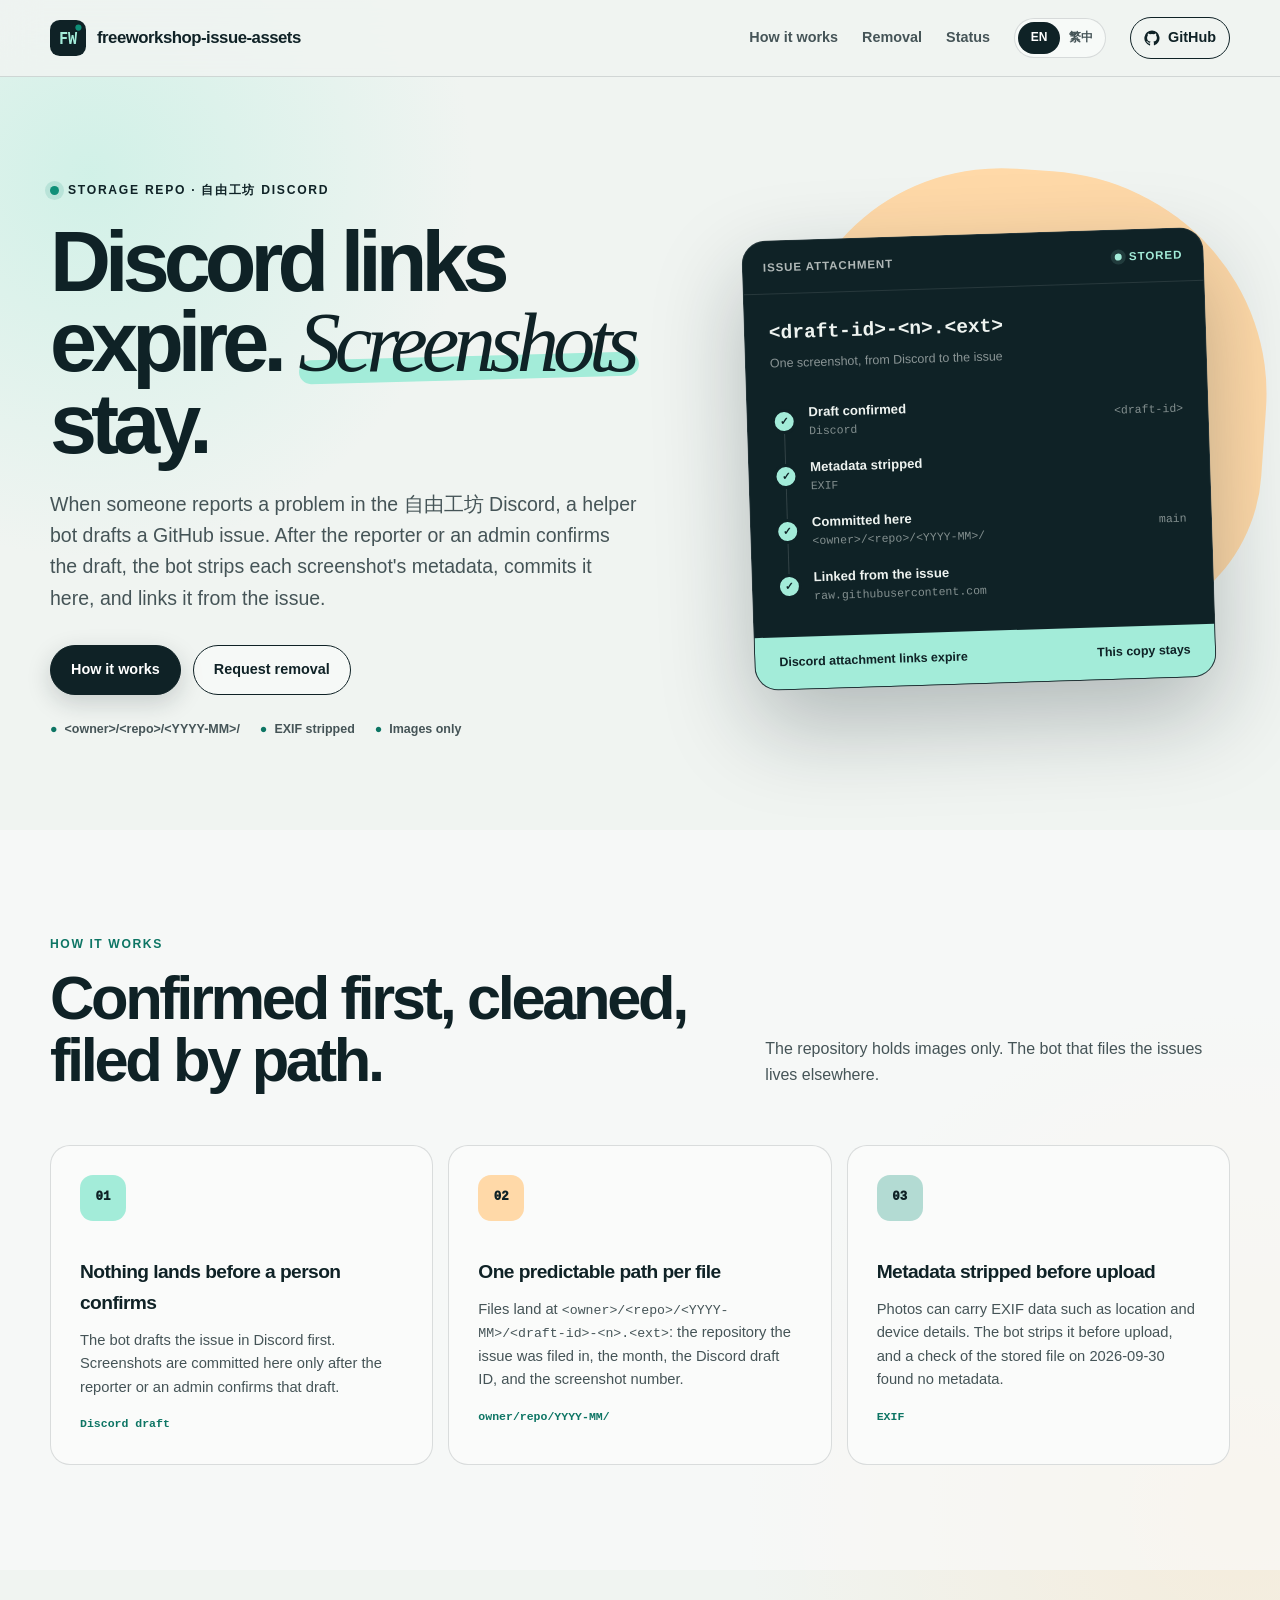
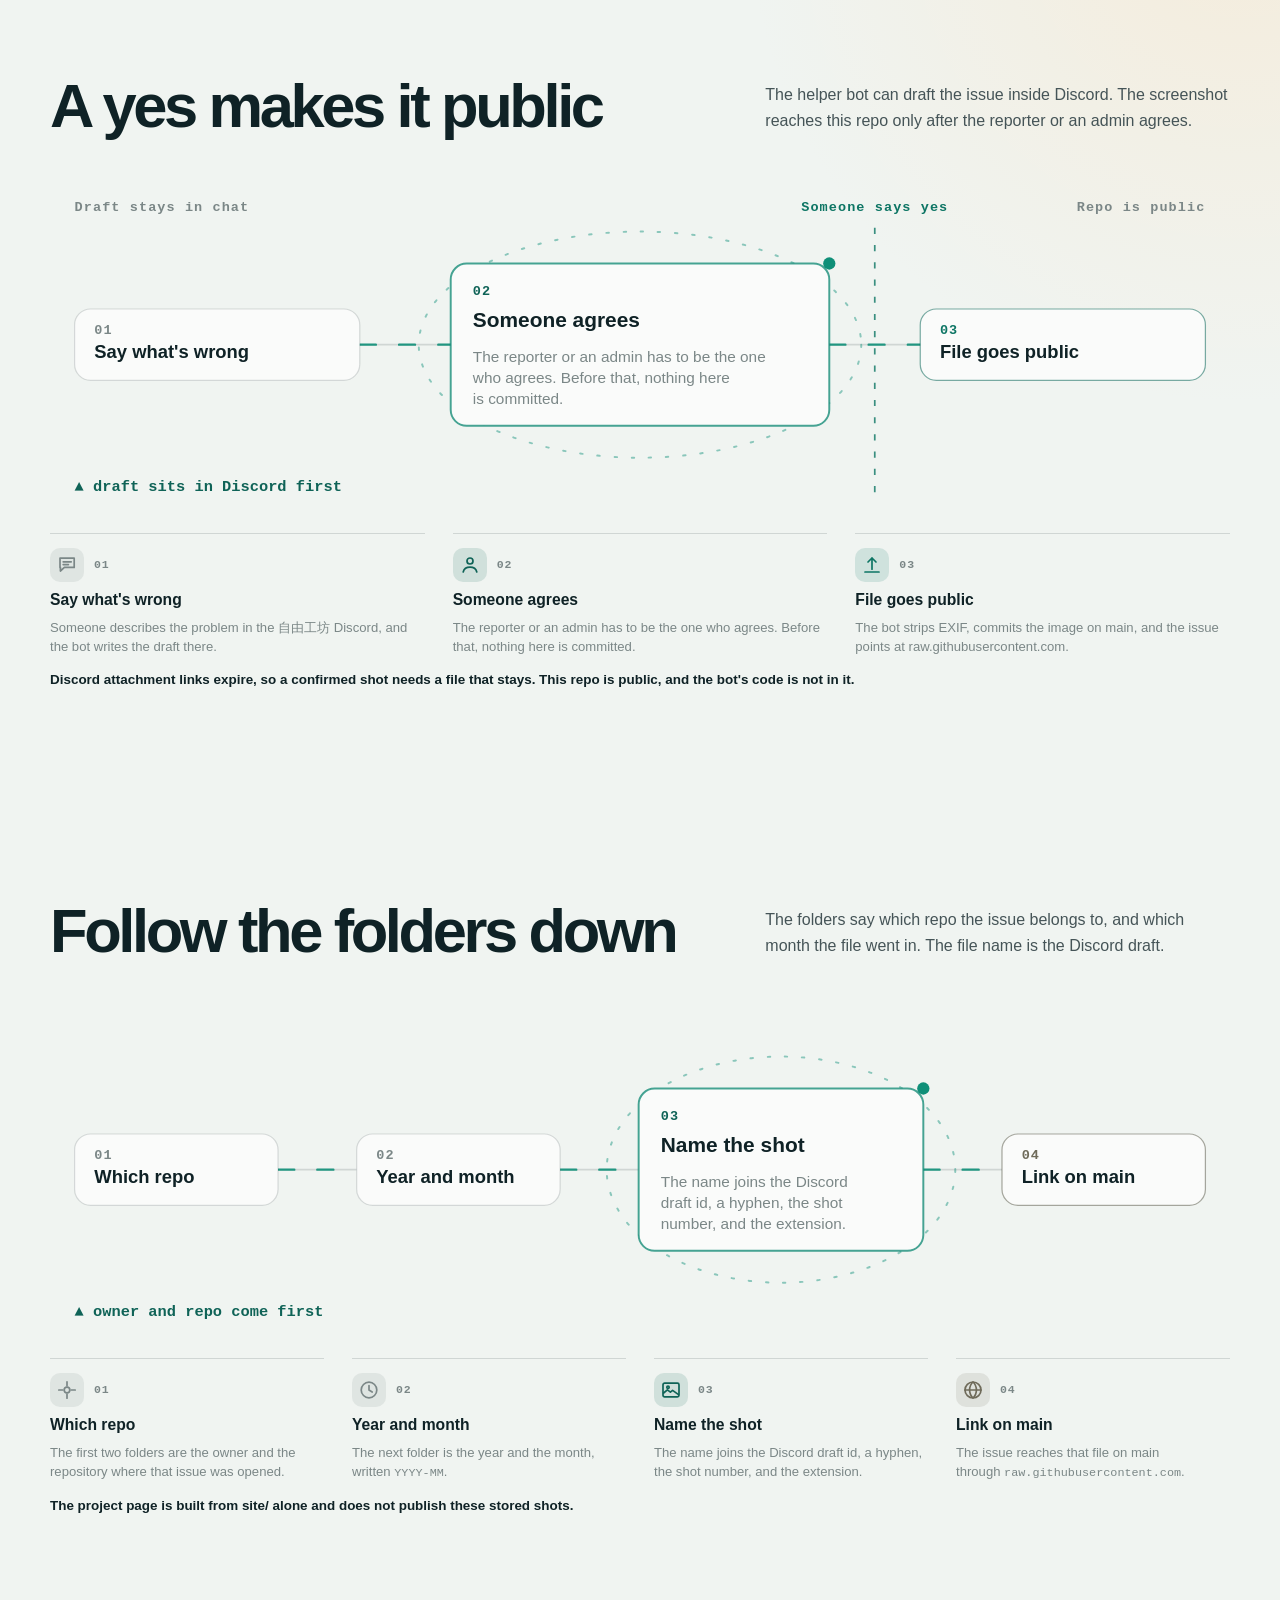
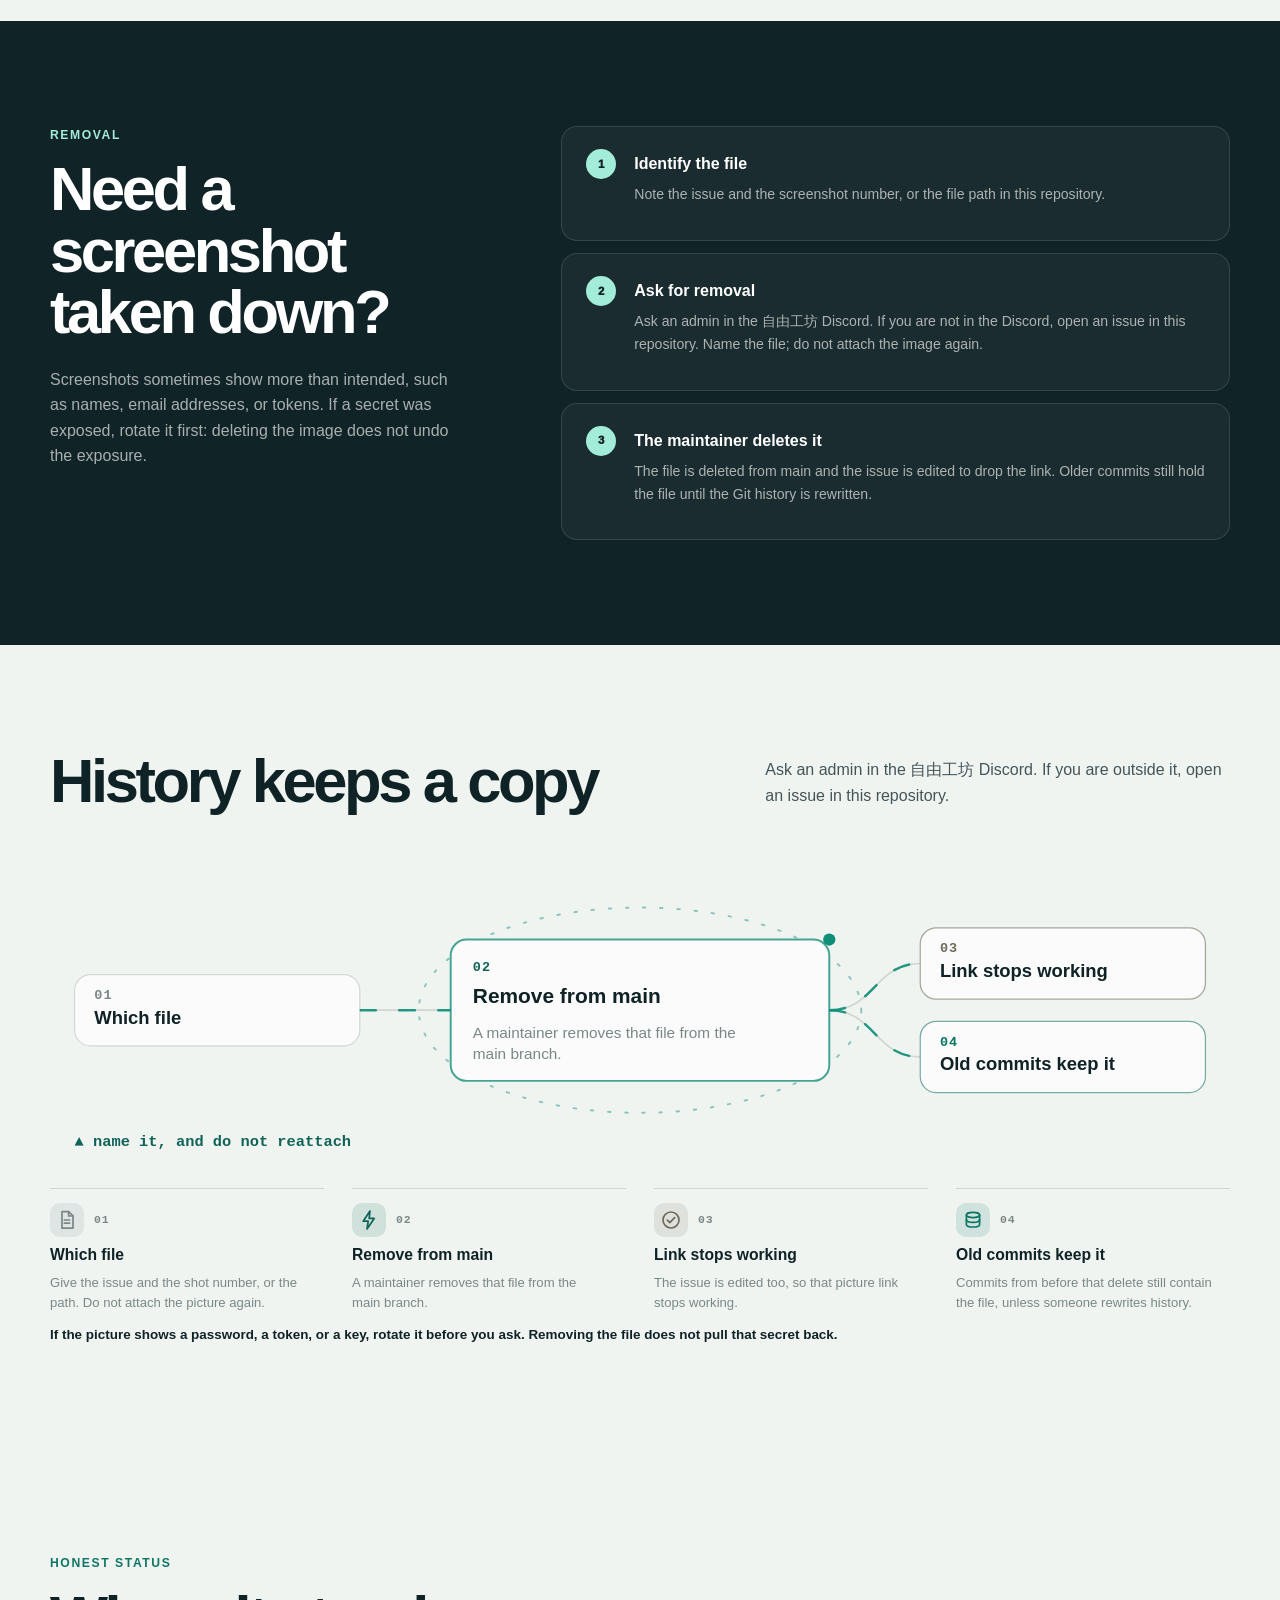
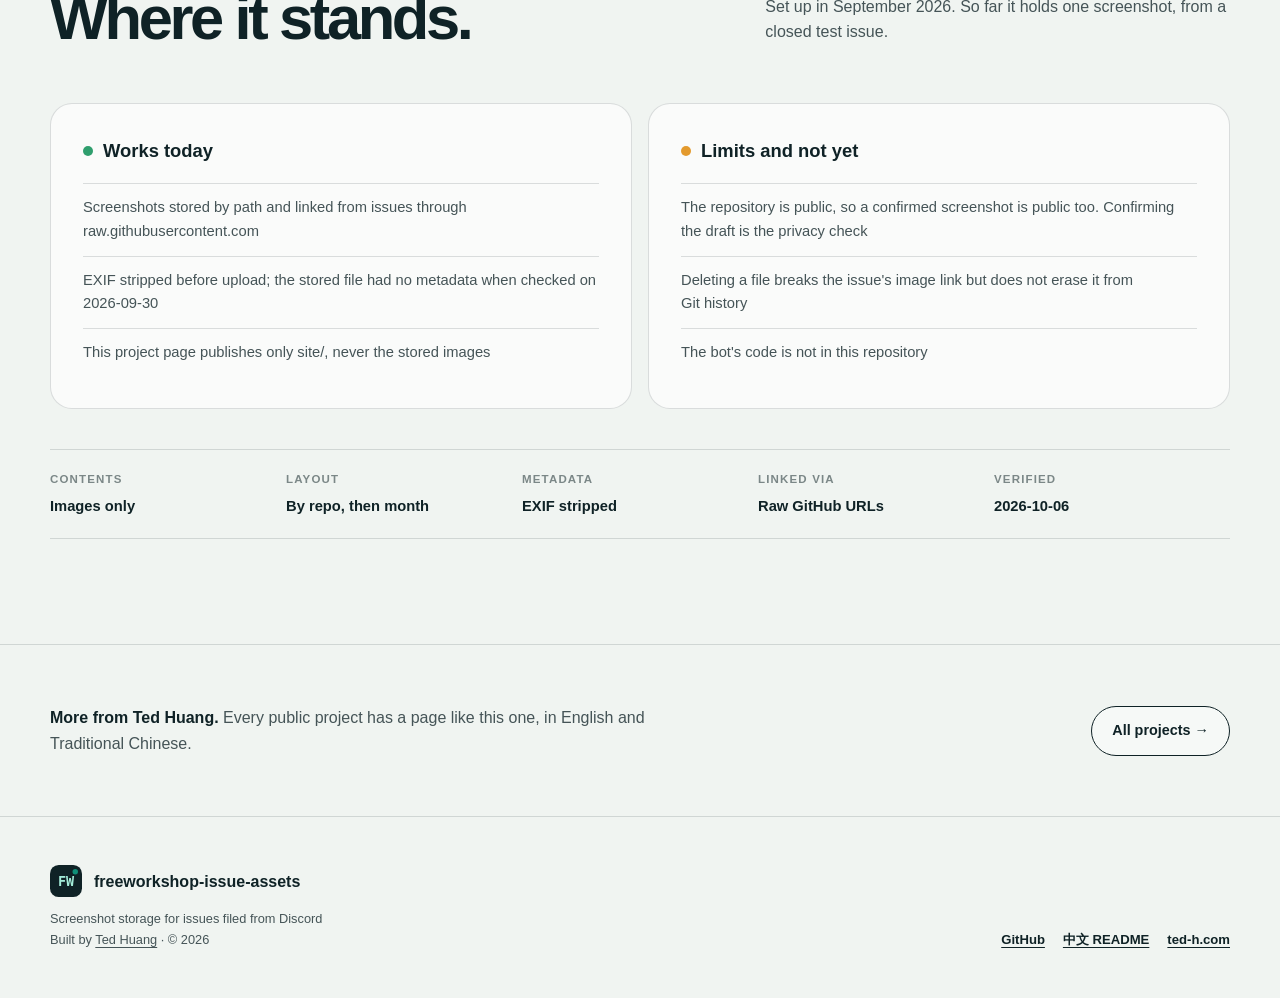
<file: site/index.html>
<!doctype html>
<!-- Generated from site/page.json by the project-page kit (https://github.com/teddashh/teddashh.github.io/tree/main/kit). Edit page.json, then re-render. -->
<html lang="en" data-lang="en" data-title-en="freeworkshop-issue-assets · Screenshot storage for issues filed from Discord" data-title-zh="freeworkshop-issue-assets · Discord 回報 issue 的截圖存放區" data-desc-en="Stores the screenshots for GitHub issues that the 自由工坊 Discord helper bot files after a reporter or admin confirms the draft. Discord attachment links expire; these copies stay until someone removes them." data-desc-zh="存放自由工坊 Discord 小幫手 bot 開立 GitHub issue 時附上的截圖，回報者或管理員確認草稿後才會開立。Discord 附件連結會過期，這裡的副本會一直留著，直到有人移除。">
<head>
<meta charset="utf-8">
<meta name="viewport" content="width=device-width, initial-scale=1">
<meta http-equiv="Content-Security-Policy" content="default-src 'none'; style-src 'self'; script-src 'self'; img-src 'self' data:; connect-src 'none'; base-uri 'none'; form-action 'none'">
<meta name="theme-color" content="#0f2226">
<title>freeworkshop-issue-assets · Screenshot storage for issues filed from Discord</title>
<meta name="description" content="Stores the screenshots for GitHub issues that the 自由工坊 Discord helper bot files after a reporter or admin confirms the draft. Discord attachment links expire; these copies stay until someone removes them.">
<link rel="canonical" href="https://teddashh.github.io/freeworkshop-issue-assets/">
<link rel="alternate" hreflang="en" href="https://teddashh.github.io/freeworkshop-issue-assets/">
<link rel="alternate" hreflang="zh-Hant" href="https://teddashh.github.io/freeworkshop-issue-assets/?lang=zh-TW">
<link rel="alternate" hreflang="x-default" href="https://teddashh.github.io/freeworkshop-issue-assets/">
<meta property="og:type" content="website">
<meta property="og:title" content="freeworkshop-issue-assets · Screenshot storage for issues filed from Discord">
<meta property="og:description" content="Stores the screenshots for GitHub issues that the 自由工坊 Discord helper bot files after a reporter or admin confirms the draft. Discord attachment links expire; these copies stay until someone removes them.">
<meta property="og:url" content="https://teddashh.github.io/freeworkshop-issue-assets/">
<meta name="twitter:card" content="summary">
<link rel="icon" href="favicon.svg" type="image/svg+xml">
<link rel="stylesheet" href="styles.css">
<script src="lang.js"></script>
<script src="app.js" defer></script>
<link rel="stylesheet" href="flow.css">
<script src="flow.js" defer></script>
<script type="application/ld+json">{"@context": "https://schema.org", "@type": "SoftwareSourceCode", "name": "freeworkshop-issue-assets", "codeRepository": "https://github.com/teddashh/freeworkshop-issue-assets", "description": "Stores the screenshots for GitHub issues that the 自由工坊 Discord helper bot files after a reporter or admin confirms the draft. Discord attachment links expire; these copies stay until someone removes them.", "author": {"@type": "Person", "name": "Ted Huang", "url": "https://www.ted-h.com"}, "url": "https://teddashh.github.io/freeworkshop-issue-assets/"}</script>
</head>
<body>
<a class="skip-link" href="#main"><span class="lang-en">Skip to content</span><span class="lang-zh" lang="zh-Hant">跳到主要內容</span></a>
<header class="site-header"><div class="header-inner">
<a class="brand" href="#top"><img src="logo.svg" alt="" width="36" height="36"><span>freeworkshop-issue-assets</span></a>
<button class="menu-button" type="button" aria-expanded="false" aria-controls="site-navigation"><span class="lang-en">Menu</span><span class="lang-zh" lang="zh-Hant">選單</span></button>
<nav class="site-nav" id="site-navigation" aria-label="Primary">
<a href="#features"><span class="lang-en">How it works</span><span class="lang-zh" lang="zh-Hant">運作方式</span></a><a href="#start"><span class="lang-en">Removal</span><span class="lang-zh" lang="zh-Hant">移除</span></a><a href="#status"><span class="lang-en">Status</span><span class="lang-zh" lang="zh-Hant">目前狀態</span></a>
<div class="language-switch" role="group" aria-label="Language / 語言"><button type="button" data-language="en" aria-pressed="true">EN</button><button type="button" data-language="zh" aria-pressed="false">繁中</button></div>
<a class="github-link" href="https://github.com/teddashh/freeworkshop-issue-assets"><svg viewBox="0 0 24 24" aria-hidden="true"><path fill="currentColor" d="M12 .7a11.5 11.5 0 0 0-3.64 22.4c.58.1.79-.25.79-.56v-2.24c-3.22.7-3.9-1.37-3.9-1.37-.52-1.34-1.28-1.7-1.28-1.7-1.05-.72.08-.7.08-.7 1.16.08 1.77 1.19 1.77 1.19 1.03 1.77 2.7 1.26 3.36 .96 .1-.75.4-1.26.73-1.55-2.57-.29-5.28-1.29-5.28-5.69 0-1.26.45-2.28 1.19-3.09-.12-.29-.52-1.46.11-3.05 0 0 .97-.31 3.16 1.18a10.96 10.96 0 0 1 5.76 0c2.2-1.49 3.16-1.18 3.16-1.18.63 1.59.23 2.76.11 3.05 .74 .81 1.19 1.83 1.19 3.09 0 4.42-2.72 5.39-5.3 5.68 .42 .36.79 1.07.79 2.16v3.21c0 .31.21 .67 .8.56A11.5 11.5 0 0 0 12 .7Z"/></svg><span>GitHub</span></a>
</nav>
</div></header>
<main id="main">
<section class="hero" id="top"><div class="hero-copy"><div class="eyebrow"><span class="lang-en">Storage repo · 自由工坊 Discord</span><span class="lang-zh" lang="zh-Hant">存放用 repo · 自由工坊 Discord</span></div><h1 class="lang-en">Discord links expire. <em>Screenshots</em> stay.</h1><h1 class="lang-zh" lang="zh-Hant">連結會過期，<em>截圖</em>不會。</h1><p class="lang-en">When someone reports a problem in the 自由工坊 Discord, a helper bot drafts a GitHub issue. After the reporter or an admin confirms the draft, the bot strips each screenshot&#x27;s metadata, commits it here, and links it from the issue.</p><p class="lang-zh" lang="zh-Hant">有人在自由工坊 Discord 回報問題時，小幫手 bot 會先擬好 GitHub issue 草稿。回報者或管理員確認之後，bot 會移除截圖的中繼資料、提交到這個 repo，再在 issue 裡附上連結。</p><div class="button-row"><a class="button button-primary" href="#features"><span class="lang-en">How it works</span><span class="lang-zh" lang="zh-Hant">運作方式</span></a><a class="button button-secondary" href="#start"><span class="lang-en">Request removal</span><span class="lang-zh" lang="zh-Hant">申請移除</span></a></div><div class="hero-notes"><span>&lt;owner&gt;/&lt;repo&gt;/&lt;YYYY-MM&gt;/</span><span class="lang-en">EXIF stripped</span><span class="lang-zh" lang="zh-Hant">已移除 EXIF</span><span class="lang-en">Images only</span><span class="lang-zh" lang="zh-Hant">只放圖片</span></div></div><div class="visual-wrap"><div class="panel"><div class="panel-top"><span><span class="lang-en">Issue attachment</span><span class="lang-zh" lang="zh-Hant">Issue 附件</span></span><span class="live-dot"><span class="lang-en">Stored</span><span class="lang-zh" lang="zh-Hant">已保存</span></span></div><div class="panel-body"><div class="panel-name">&lt;draft-id&gt;-&lt;n&gt;.&lt;ext&gt;</div><div class="panel-meta"><span class="lang-en">One screenshot, from Discord to the issue</span><span class="lang-zh" lang="zh-Hant">一張截圖，從 Discord 到 issue</span></div><div class="check-list"><div class="check-row"><span class="check-mark is-ok">&#10003;</span><span><strong class="lang-en">Draft confirmed</strong><strong class="lang-zh" lang="zh-Hant">草稿已確認</strong><small>Discord</small></span><span class="check-side">&lt;draft-id&gt;</span></div><div class="check-row"><span class="check-mark is-ok">&#10003;</span><span><strong class="lang-en">Metadata stripped</strong><strong class="lang-zh" lang="zh-Hant">移除中繼資料</strong><small>EXIF</small></span><span></span></div><div class="check-row"><span class="check-mark is-ok">&#10003;</span><span><strong class="lang-en">Committed here</strong><strong class="lang-zh" lang="zh-Hant">提交到這個 repo</strong><small>&lt;owner&gt;/&lt;repo&gt;/&lt;YYYY-MM&gt;/</small></span><span class="check-side">main</span></div><div class="check-row"><span class="check-mark is-ok">&#10003;</span><span><strong class="lang-en">Linked from the issue</strong><strong class="lang-zh" lang="zh-Hant">從 issue 連結</strong><small>raw.githubusercontent.com</small></span><span></span></div></div><div class="panel-footer"><span><span class="lang-en">Discord attachment links expire</span><span class="lang-zh" lang="zh-Hant">Discord 附件連結會過期</span></span><span><span class="lang-en">This copy stays</span><span class="lang-zh" lang="zh-Hant">這份副本會留著</span></span></div></div></div></div></section>
<section class="tinted" id="features"><div class="section"><div class="section-heading "><div><div class="section-kicker"><span class="lang-en">How it works</span><span class="lang-zh" lang="zh-Hant">運作方式</span></div><h2 class="lang-en">Confirmed first, cleaned, filed by path.</h2><h2 class="lang-zh" lang="zh-Hant">先確認、再清理、照路徑歸檔。</h2></div><p class="lang-en">The repository holds images only. The bot that files the issues lives elsewhere.</p><p class="lang-zh" lang="zh-Hant">這個 repo 只放圖片，開 issue 的 bot 不在這裡。</p></div><div class="card-grid"><article class="card"><div class="card-icon">01</div><h3 class="lang-en">Nothing lands before a person confirms</h3><h3 class="lang-zh" lang="zh-Hant">有人確認之後才會存進來</h3><p class="lang-en">The bot drafts the issue in Discord first. Screenshots are committed here only after the reporter or an admin confirms that draft.</p><p class="lang-zh" lang="zh-Hant">bot 會先在 Discord 裡擬好 issue 草稿，等回報者或管理員確認之後，截圖才會提交到這裡。</p><span class="tag">Discord draft</span></article><article class="card"><div class="card-icon">02</div><h3 class="lang-en">One predictable path per file</h3><h3 class="lang-zh" lang="zh-Hant">每個檔案都有固定路徑</h3><p class="lang-en">Files land at <code>&lt;owner&gt;/&lt;repo&gt;/&lt;YYYY-MM&gt;/&lt;draft-id&gt;-&lt;n&gt;.&lt;ext&gt;</code>: the repository the issue was filed in, the month, the Discord draft ID, and the screenshot number.</p><p class="lang-zh" lang="zh-Hant">檔案會存在 <code>&lt;owner&gt;/&lt;repo&gt;/&lt;YYYY-MM&gt;/&lt;draft-id&gt;-&lt;n&gt;.&lt;ext&gt;</code>：依序是 issue 所在的 repo、月份、Discord 草稿編號和第幾張截圖。</p><span class="tag">owner/repo/YYYY-MM/</span></article><article class="card"><div class="card-icon">03</div><h3 class="lang-en">Metadata stripped before upload</h3><h3 class="lang-zh" lang="zh-Hant">上傳前移除中繼資料</h3><p class="lang-en">Photos can carry EXIF data such as location and device details. The bot strips it before upload, and a check of the stored file on 2026-09-30 found no metadata.</p><p class="lang-zh" lang="zh-Hant">照片可能帶有位置、裝置等 EXIF 資訊。bot 會在上傳前移除；2026-09-30 檢查存放的檔案，沒有找到任何中繼資料。</p><span class="tag">EXIF</span></article></div></div></section>
<section class="section" id="confirm-first"><div class="section-heading "><div><h2 class="lang-en">A yes makes it public</h2><h2 class="lang-zh" lang="zh-Hant">點頭之後才公開</h2></div><p class="lang-en">The helper bot can draft the issue inside Discord. The screenshot reaches this repo only after the reporter or an admin agrees.</p><p class="lang-zh" lang="zh-Hant">小幫手 bot 可以先在 Discord 裡把 issue 寫成草稿。截圖要等回報者或管理員同意，才進得了這個 repo。</p></div><figure class="fd lang-en" data-fd="{&quot;columns&quot;:[[0],[1],[2]],&quot;core&quot;:1,&quot;boundaryAfter&quot;:1}"><ol class="fd-legend"><li class="fd-node" data-step="0" data-tone="neutral" data-icon="chat"><span class="fd-head"><span class="fd-chip"></span><span class="fd-step" aria-hidden="true">01</span></span><p class="fd-title">Say what&#x27;s wrong</p><p class="fd-note">Someone describes the problem in the 自由工坊 Discord, and the bot writes the draft there.</p><span class="fd-link" aria-hidden="true"></span></li><li class="fd-node" data-step="1" data-tone="accent" data-icon="user"><span class="fd-head"><span class="fd-chip"></span><span class="fd-step" aria-hidden="true">02</span></span><p class="fd-title">Someone agrees</p><p class="fd-note">The reporter or an admin has to be the one who agrees. Before that, nothing here is committed.</p><span class="fd-link" aria-hidden="true"></span></li><li class="fd-node" data-step="2" data-tone="warn" data-icon="upload"><span class="fd-head"><span class="fd-chip"></span><span class="fd-step" aria-hidden="true">03</span></span><p class="fd-title">File goes public</p><p class="fd-note">The bot strips EXIF, commits the image on main, and the issue points at raw.githubusercontent.com.</p></li></ol><ul class="fd-ticks"><li>draft sits in Discord first</li><li>no file before a person agrees</li><li>a yes means anyone can see it</li></ul><ul class="fd-zones"><li>Draft stays in chat</li><li>Someone says yes</li><li>Repo is public</li></ul><figcaption>Discord attachment links expire, so a confirmed shot needs a file that stays. This repo is public, and the bot&#x27;s code is not in it.</figcaption></figure><figure class="fd lang-zh" lang="zh-Hant" data-fd="{&quot;columns&quot;:[[0],[1],[2]],&quot;core&quot;:1,&quot;boundaryAfter&quot;:1}"><ol class="fd-legend"><li class="fd-node" data-step="0" data-tone="neutral" data-icon="chat"><span class="fd-head"><span class="fd-chip"></span><span class="fd-step" aria-hidden="true">01</span></span><p class="fd-title">先在聊天室</p><p class="fd-note">有人在自由工坊 Discord 把問題講出來，bot 就在那邊起草。</p><span class="fd-link" aria-hidden="true"></span></li><li class="fd-node" data-step="1" data-tone="accent" data-icon="user"><span class="fd-head"><span class="fd-chip"></span><span class="fd-step" aria-hidden="true">02</span></span><p class="fd-title">等人點頭</p><p class="fd-note">同意的人得是回報者或管理員。少了這一步，這裡不會多出檔案。</p><span class="fd-link" aria-hidden="true"></span></li><li class="fd-node" data-step="2" data-tone="warn" data-icon="upload"><span class="fd-head"><span class="fd-chip"></span><span class="fd-step" aria-hidden="true">03</span></span><p class="fd-title">圖就公開了</p><p class="fd-note">bot 拿掉 EXIF，把圖交上 main，issue 指向 raw.githubusercontent.com 上的圖。</p></li></ol><ul class="fd-ticks"><li>草稿先停在 Discord</li><li>沒人同意就沒有檔</li><li>點頭之後誰都看得到</li></ul><ul class="fd-zones"><li>草稿還在聊天</li><li>有人說可以</li><li>倉庫對外公開</li></ul><figcaption>Discord 的附件連結會過期，所以確認過的圖才需要一個留得住的檔。這個 repo 是公開的，bot 的程式也不在這裡。</figcaption></figure></section>
<section class="section" id="file-path"><div class="section-heading "><div><h2 class="lang-en">Follow the folders down</h2><h2 class="lang-zh" lang="zh-Hant">沿著資料夾看下去</h2></div><p class="lang-en">The folders say which repo the issue belongs to, and which month the file went in. The file name is the Discord draft.</p><p class="lang-zh" lang="zh-Hant">前面的資料夾告訴你這張 issue 屬於哪個 repo、落在哪一個月。檔名就是那份 Discord 草稿。</p></div><figure class="fd lang-en" data-fd="{&quot;columns&quot;:[[0],[1],[2],[3]],&quot;core&quot;:2}"><ol class="fd-legend"><li class="fd-node" data-step="0" data-tone="neutral" data-icon="hub"><span class="fd-head"><span class="fd-chip"></span><span class="fd-step" aria-hidden="true">01</span></span><p class="fd-title">Which repo</p><p class="fd-note">The first two folders are the owner and the repository where that issue was opened.</p><span class="fd-link" aria-hidden="true"></span></li><li class="fd-node" data-step="1" data-tone="neutral" data-icon="clock"><span class="fd-head"><span class="fd-chip"></span><span class="fd-step" aria-hidden="true">02</span></span><p class="fd-title">Year and month</p><p class="fd-note">The next folder is the year and the month, written <code class="nowrap">YYYY-MM</code>.</p><span class="fd-link" aria-hidden="true"></span></li><li class="fd-node" data-step="2" data-tone="accent" data-icon="image"><span class="fd-head"><span class="fd-chip"></span><span class="fd-step" aria-hidden="true">03</span></span><p class="fd-title">Name the shot</p><p class="fd-note">The name joins the Discord draft id, a hyphen, the shot number, and the extension.</p><span class="fd-link" aria-hidden="true"></span></li><li class="fd-node" data-step="3" data-tone="info" data-icon="globe"><span class="fd-head"><span class="fd-chip"></span><span class="fd-step" aria-hidden="true">04</span></span><p class="fd-title">Link on main</p><p class="fd-note">The issue reaches that file on main through <code class="nowrap">raw.githubusercontent.com</code>.</p></li></ol><ul class="fd-ticks"><li>owner and repo come first</li><li>then a YYYY-MM folder</li><li>draft id, hyphen, number, extension</li></ul><figcaption>The project page is built from site/ alone and does not publish these stored shots.</figcaption></figure><figure class="fd lang-zh" lang="zh-Hant" data-fd="{&quot;columns&quot;:[[0],[1],[2],[3]],&quot;core&quot;:2}"><ol class="fd-legend"><li class="fd-node" data-step="0" data-tone="neutral" data-icon="hub"><span class="fd-head"><span class="fd-chip"></span><span class="fd-step" aria-hidden="true">01</span></span><p class="fd-title">哪個 repo</p><p class="fd-note">最前面兩層是 owner 和 repo，issue 就是開在那裡。</p><span class="fd-link" aria-hidden="true"></span></li><li class="fd-node" data-step="1" data-tone="neutral" data-icon="clock"><span class="fd-head"><span class="fd-chip"></span><span class="fd-step" aria-hidden="true">02</span></span><p class="fd-title">哪一個月</p><p class="fd-note">再往下一層是年份和月份，寫法是 <code class="nowrap">YYYY-MM</code>。</p><span class="fd-link" aria-hidden="true"></span></li><li class="fd-node" data-step="2" data-tone="accent" data-icon="image"><span class="fd-head"><span class="fd-chip"></span><span class="fd-step" aria-hidden="true">03</span></span><p class="fd-title">檔名怎麼排</p><p class="fd-note">檔名把草稿編號、一個連字號、第幾張和副檔名接在一起。</p><span class="fd-link" aria-hidden="true"></span></li><li class="fd-node" data-step="3" data-tone="info" data-icon="globe"><span class="fd-head"><span class="fd-chip"></span><span class="fd-step" aria-hidden="true">04</span></span><p class="fd-title">連到 main</p><p class="fd-note">issue 經由 <code class="nowrap">raw.githubusercontent.com</code>，連到 main 上的這個檔。</p></li></ol><ul class="fd-ticks"><li>先是 owner 和 repo</li><li>接著是年月資料夾</li><li>編號、連字號、張數、副檔名</li></ul><figcaption>專案介紹頁只從 site/ 建出來，不會把這些存檔的圖發佈出去。</figcaption></figure></section>
<section class="dark-band" id="start"><div class="section qs-grid"><div><div class="section-kicker"><span class="lang-en">Removal</span><span class="lang-zh" lang="zh-Hant">移除</span></div><h2 class="lang-en">Need a screenshot taken down?</h2><h2 class="lang-zh" lang="zh-Hant">需要移除截圖？</h2><p class="lang-en">Screenshots sometimes show more than intended, such as names, email addresses, or tokens. If a secret was exposed, rotate it first: deleting the image does not undo the exposure.</p><p class="lang-zh" lang="zh-Hant">截圖有時會拍到不該公開的東西，例如姓名、email 或 token。如果外洩的是密碼或金鑰，請先更換：刪掉圖片並不能讓外洩的資訊收回來。</p></div><div class="steps"><article class="step"><h3 class="lang-en">Identify the file</h3><h3 class="lang-zh" lang="zh-Hant">指出是哪個檔案</h3><p class="lang-en">Note the issue and the screenshot number, or the file path in this repository.</p><p class="lang-zh" lang="zh-Hant">記下是哪個 issue、第幾張截圖，或是這個 repo 裡的檔案路徑。</p></article><article class="step"><h3 class="lang-en">Ask for removal</h3><h3 class="lang-zh" lang="zh-Hant">提出移除要求</h3><p class="lang-en">Ask an admin in the 自由工坊 Discord. If you are not in the Discord, open an issue in this repository. Name the file; do not attach the image again.</p><p class="lang-zh" lang="zh-Hant">在自由工坊 Discord 找管理員；不在 Discord 的話，就在這個 repo 開 issue。寫出檔案位置就好，不要再附一次圖片。</p></article><article class="step"><h3 class="lang-en">The maintainer deletes it</h3><h3 class="lang-zh" lang="zh-Hant">維護者刪除檔案</h3><p class="lang-en">The file is deleted from main and the issue is edited to drop the link. Older commits still hold the file until the Git history is rewritten.</p><p class="lang-zh" lang="zh-Hant">維護者會從 main 刪除檔案，並編輯 issue 拿掉連結。在改寫 Git 歷史之前，舊的 commit 裡仍然留有這個檔案。</p></article></div></div></section>
<section class="section" id="take-down"><div class="section-heading "><div><h2 class="lang-en">History keeps a copy</h2><h2 class="lang-zh" lang="zh-Hant">歷史裡還有一份</h2></div><p class="lang-en">Ask an admin in the 自由工坊 Discord. If you are outside it, open an issue in this repository.</p><p class="lang-zh" lang="zh-Hant">去自由工坊 Discord 找管理員。人不在裡面，就在這個 repo 開一張 issue。</p></div><figure class="fd lang-en" data-fd="{&quot;columns&quot;:[[0],[1],[2,3]],&quot;core&quot;:1}"><ol class="fd-legend"><li class="fd-node" data-step="0" data-tone="neutral" data-icon="doc"><span class="fd-head"><span class="fd-chip"></span><span class="fd-step" aria-hidden="true">01</span></span><p class="fd-title">Which file</p><p class="fd-note">Give the issue and the shot number, or the path. Do not attach the picture again.</p><span class="fd-link" aria-hidden="true"></span></li><li class="fd-node" data-step="1" data-tone="accent" data-icon="bolt"><span class="fd-head"><span class="fd-chip"></span><span class="fd-step" aria-hidden="true">02</span></span><p class="fd-title">Remove from main</p><p class="fd-note">A maintainer removes that file from the main branch.</p><span class="fd-link" aria-hidden="true"></span></li><li class="fd-node" data-step="2" data-tone="info" data-icon="check"><span class="fd-head"><span class="fd-chip"></span><span class="fd-step" aria-hidden="true">03</span></span><p class="fd-title">Link stops working</p><p class="fd-note">The issue is edited too, so that picture link stops working.</p><span class="fd-link" aria-hidden="true"></span></li><li class="fd-node" data-step="3" data-tone="warn" data-icon="database"><span class="fd-head"><span class="fd-chip"></span><span class="fd-step" aria-hidden="true">04</span></span><p class="fd-title">Old commits keep it</p><p class="fd-note">Commits from before that delete still contain the file, unless someone rewrites history.</p></li></ol><ul class="fd-ticks"><li>name it, and do not reattach</li><li>file and link leave main</li><li>older commits still hold a copy</li></ul><figcaption>If the picture shows a password, a token, or a key, rotate it before you ask. Removing the file does not pull that secret back.</figcaption></figure><figure class="fd lang-zh" lang="zh-Hant" data-fd="{&quot;columns&quot;:[[0],[1],[2,3]],&quot;core&quot;:1}"><ol class="fd-legend"><li class="fd-node" data-step="0" data-tone="neutral" data-icon="doc"><span class="fd-head"><span class="fd-chip"></span><span class="fd-step" aria-hidden="true">01</span></span><p class="fd-title">指出哪個檔</p><p class="fd-note">寫出是哪張 issue、第幾張，或是路徑。請求裡不要再附上那張圖。</p><span class="fd-link" aria-hidden="true"></span></li><li class="fd-node" data-step="1" data-tone="accent" data-icon="bolt"><span class="fd-head"><span class="fd-chip"></span><span class="fd-step" aria-hidden="true">02</span></span><p class="fd-title">刪掉 main</p><p class="fd-note">維護者會把這個檔從 main 分支拿掉。</p><span class="fd-link" aria-hidden="true"></span></li><li class="fd-node" data-step="2" data-tone="info" data-icon="check"><span class="fd-head"><span class="fd-chip"></span><span class="fd-step" aria-hidden="true">03</span></span><p class="fd-title">連結失效</p><p class="fd-note">issue 也會改一版，圖片連結就打不開了。</p><span class="fd-link" aria-hidden="true"></span></li><li class="fd-node" data-step="3" data-tone="warn" data-icon="database"><span class="fd-head"><span class="fd-chip"></span><span class="fd-step" aria-hidden="true">04</span></span><p class="fd-title">舊紀錄還在</p><p class="fd-note">這次刪除之前的 commit 仍留著檔案，除非有人改寫歷史。</p></li></ol><ul class="fd-ticks"><li>指出檔案，別再附圖</li><li>main 上的檔和連結都沒了</li><li>更早的 commit 還留著</li></ul><figcaption>圖裡如果有密碼、token 或金鑰，提出之前先換掉。刪掉檔案，並不會把已經外洩的內容收回來。</figcaption></figure></section>
<section class="section" id="status"><div class="section-heading "><div><div class="section-kicker"><span class="lang-en">Honest status</span><span class="lang-zh" lang="zh-Hant">誠實的現況</span></div><h2 class="lang-en">Where it stands.</h2><h2 class="lang-zh" lang="zh-Hant">目前的樣子。</h2></div><p class="lang-en">Set up in September 2026. So far it holds one screenshot, from a closed test issue.</p><p class="lang-zh" lang="zh-Hant">2026 年 9 月建立，目前只存了一張截圖，來自一個已關閉的測試 issue。</p></div><div class="status-grid"><div class="status-col"><h3 class="lang-en">Works today</h3><h3 class="lang-zh" lang="zh-Hant">目前可用</h3><ul><li class="lang-en">Screenshots stored by path and linked from issues through raw.githubusercontent.com</li><li class="lang-zh" lang="zh-Hant">截圖依路徑存放，issue 透過 raw.githubusercontent.com 連結</li><li class="lang-en">EXIF stripped before upload; the stored file had no metadata when checked on 2026-09-30</li><li class="lang-zh" lang="zh-Hant">上傳前移除 EXIF；2026-09-30 檢查存放的檔案，沒有任何中繼資料</li><li class="lang-en">This project page publishes only site/, never the stored images</li><li class="lang-zh" lang="zh-Hant">專案介紹頁只發佈 site/，不會發佈存放的圖片</li></ul></div><div class="status-col is-limits"><h3 class="lang-en">Limits and not yet</h3><h3 class="lang-zh" lang="zh-Hant">限制與尚未完成</h3><ul><li class="lang-en">The repository is public, so a confirmed screenshot is public too. Confirming the draft is the privacy check</li><li class="lang-zh" lang="zh-Hant">repo 是公開的，確認過的截圖也就公開了；確認草稿那一步，就是隱私把關</li><li class="lang-en">Deleting a file breaks the issue&#x27;s image link but does not erase it from Git history</li><li class="lang-zh" lang="zh-Hant">刪除檔案會讓 issue 裡的圖片連結失效，但不會把它從 Git 歷史裡抹掉</li><li class="lang-en">The bot&#x27;s code is not in this repository</li><li class="lang-zh" lang="zh-Hant">bot 的程式碼不在這個 repo 裡</li></ul></div></div><dl class="facts"><div class="fact"><dt><span class="lang-en">Contents</span><span class="lang-zh" lang="zh-Hant">內容</span></dt><dd><span class="lang-en">Images only</span><span class="lang-zh" lang="zh-Hant">只有圖片</span></dd></div><div class="fact"><dt><span class="lang-en">Layout</span><span class="lang-zh" lang="zh-Hant">分類方式</span></dt><dd><span class="lang-en">By repo, then month</span><span class="lang-zh" lang="zh-Hant">依 repo，再依月份</span></dd></div><div class="fact"><dt><span class="lang-en">Metadata</span><span class="lang-zh" lang="zh-Hant">中繼資料</span></dt><dd><span class="lang-en">EXIF stripped</span><span class="lang-zh" lang="zh-Hant">已移除 EXIF</span></dd></div><div class="fact"><dt><span class="lang-en">Linked via</span><span class="lang-zh" lang="zh-Hant">連結方式</span></dt><dd><span class="lang-en">Raw GitHub URLs</span><span class="lang-zh" lang="zh-Hant">GitHub raw 網址</span></dd></div><div class="fact"><dt><span class="lang-en">Verified</span><span class="lang-zh" lang="zh-Hant">查核日期</span></dt><dd><span>2026-10-06</span></dd></div></dl></section>
<section class="more"><div class="more-inner"><p class="lang-en"><strong>More from Ted Huang.</strong> Every public project has a page like this one, in English and Traditional Chinese.</p><p class="lang-zh" lang="zh-Hant"><strong>Ted Huang 的其他作品。</strong>每個公開專案都有一頁像這樣的中英雙語介紹。</p><a class="button button-secondary" href="https://teddashh.github.io/"><span class="lang-en">All projects →</span><span class="lang-zh" lang="zh-Hant">全部專案 →</span></a></div></section>
</main>
<footer class="site-footer"><div class="footer-inner">
<div><div class="footer-brand"><img src="logo.svg" alt="" width="32" height="32"><span>freeworkshop-issue-assets</span></div>
<p class="lang-en">Screenshot storage for issues filed from Discord</p><p class="lang-zh" lang="zh-Hant">Discord 回報 issue 的截圖存放區</p>
<p><span class="lang-en">Built by</span><span class="lang-zh" lang="zh-Hant">作者</span> <a href="https://github.com/teddashh">Ted Huang</a> · © <span data-year>2026</span></p></div>
<div class="footer-links"><a href="https://github.com/teddashh/freeworkshop-issue-assets">GitHub</a><a href="https://github.com/teddashh/freeworkshop-issue-assets/blob/main/README.zh-TW.md"><span class="lang-en">中文 README</span><span class="lang-zh" lang="zh-Hant">中文 README</span></a><a href="https://www.ted-h.com">ted-h.com</a></div>
</div></footer>
</body>
</html>
</file>
<file: site/styles.css>
:root {
  --ink: #0f2226;
  --paper: #f0f4f1;
  --accent: #a3ecd9;
  --accent-2: #ffd9a8;
  --signal: #0f8f78;
  --kicker: #0d7564;
}

/* Shared project-page system for github.com/teddashh repositories.
   Per-project colors are injected as :root variables above this file's rules. */

:root {
  --ink-soft: color-mix(in srgb, var(--ink) 76%, var(--paper));
  --ink-faint: color-mix(in srgb, var(--ink) 52%, var(--paper));
  --paper-strong: color-mix(in srgb, var(--paper) 35%, #ffffff);
  --line: color-mix(in srgb, var(--ink) 14%, transparent);
  --shadow: 0 24px 80px color-mix(in srgb, var(--ink) 12%, transparent);
  --mono: ui-monospace, SFMono-Regular, Menlo, Consolas, "Liberation Mono", monospace;
  --serif: Georgia, "Times New Roman", "Noto Serif TC", "Songti TC", serif;
  --max: 1180px;
}

* { box-sizing: border-box; }

html {
  scroll-behavior: smooth;
  scroll-padding-top: 92px;
}

html[data-lang="en"] .lang-zh,
html[data-lang="zh"] .lang-en {
  display: none !important;
}

body {
  margin: 0;
  color: var(--ink);
  background:
    radial-gradient(circle at 7% 3%, color-mix(in srgb, var(--accent) 40%, transparent), transparent 24rem),
    radial-gradient(circle at 97% 26%, color-mix(in srgb, var(--accent-2) 30%, transparent), transparent 31rem),
    var(--paper);
  font-family: Inter, ui-sans-serif, -apple-system, BlinkMacSystemFont, "Segoe UI", "PingFang TC", "Noto Sans TC", "Microsoft JhengHei", sans-serif;
  line-height: 1.6;
  -webkit-font-smoothing: antialiased;
}

html[data-lang="zh"] body { line-height: 1.75; }

/* Keep Chinese headings and quotes from splitting a word across lines: break at
   spaces, punctuation, and the word boundaries app.js marks, balance the
   lines, and only fall back to any point if a single word cannot fit. */
html[data-lang="zh"] h1,
html[data-lang="zh"] h2,
html[data-lang="zh"] .quote {
  word-break: keep-all;
  overflow-wrap: anywhere;
  text-wrap: balance;
}

/* Keep a lone character or word off the last line of body copy. */
p, li { text-wrap: pretty; }

a {
  color: inherit;
  text-decoration-thickness: 1px;
  text-underline-offset: 0.2em;
}

button, a { -webkit-tap-highlight-color: transparent; }

button:focus-visible,
a:focus-visible {
  outline: 3px solid var(--signal);
  outline-offset: 4px;
}

code {
  font-family: var(--mono);
  font-size: 0.9em;
}

code.nowrap { white-space: nowrap; }

.skip-link {
  position: fixed;
  z-index: 100;
  top: 12px;
  left: 12px;
  transform: translateY(-150%);
  padding: 10px 14px;
  border-radius: 8px;
  background: var(--ink);
  color: #fff;
}

.skip-link:focus { transform: none; }

/* ---------- header ---------- */

.site-header {
  position: sticky;
  z-index: 20;
  top: 0;
  border-bottom: 1px solid var(--line);
  background: color-mix(in srgb, var(--paper) 86%, transparent);
  backdrop-filter: blur(18px);
  -webkit-backdrop-filter: blur(18px);
}

.header-inner {
  width: min(calc(100% - 40px), var(--max));
  height: 76px;
  margin: 0 auto;
  display: flex;
  align-items: center;
  gap: 28px;
}

.brand {
  display: inline-flex;
  align-items: center;
  gap: 11px;
  font-size: 1.05rem;
  font-weight: 800;
  letter-spacing: -0.03em;
  text-decoration: none;
  white-space: nowrap;
}

.brand img {
  width: 36px;
  height: 36px;
}

.site-nav {
  display: flex;
  align-items: center;
  gap: 24px;
  margin-left: auto;
}

.site-nav a {
  color: var(--ink-soft);
  font-size: 0.9rem;
  font-weight: 700;
  text-decoration: none;
}

.site-nav a:hover { color: var(--ink); }

.language-switch {
  display: flex;
  padding: 3px;
  border: 1px solid var(--line);
  border-radius: 999px;
  background: color-mix(in srgb, #ffffff 48%, transparent);
}

.language-switch button {
  min-width: 42px;
  border: 0;
  border-radius: 999px;
  padding: 6px 9px;
  color: var(--ink-soft);
  background: transparent;
  cursor: pointer;
  font: inherit;
  font-size: 0.75rem;
  font-weight: 800;
}

.language-switch button[aria-pressed="true"] {
  color: #fff;
  background: var(--ink);
}

.github-link {
  display: inline-flex;
  align-items: center;
  gap: 8px;
  padding: 8px 13px;
  border: 1px solid var(--ink);
  border-radius: 999px;
}

.site-nav .github-link { color: var(--ink); }

.github-link svg { width: 16px; height: 16px; }

.menu-button {
  display: none;
  margin-left: auto;
  border: 1px solid var(--line);
  border-radius: 999px;
  padding: 8px 12px;
  background: var(--paper-strong);
  color: var(--ink);
  font: inherit;
  font-size: 0.82rem;
  font-weight: 800;
}

main { overflow: hidden; }

.hero,
.section,
.footer-inner {
  width: min(calc(100% - 40px), var(--max));
  margin-inline: auto;
}

/* ---------- hero ---------- */

.hero {
  min-height: 680px;
  padding: 100px 0 90px;
  display: grid;
  grid-template-columns: minmax(0, 1.08fr) minmax(360px, 0.92fr);
  align-items: center;
  gap: clamp(48px, 7vw, 96px);
}

.eyebrow {
  display: inline-flex;
  align-items: center;
  gap: 9px;
  margin: 0 0 22px;
  font-size: 0.76rem;
  font-weight: 900;
  letter-spacing: 0.14em;
  text-transform: uppercase;
}

.eyebrow::before {
  flex: none;
  width: 9px;
  height: 9px;
  border-radius: 50%;
  background: var(--signal);
  box-shadow: 0 0 0 5px color-mix(in srgb, var(--signal) 14%, transparent);
  content: "";
}

h1, h2, h3, p { margin-top: 0; }

h1 {
  max-width: 760px;
  margin-bottom: 25px;
  font-size: clamp(3.1rem, 6.6vw, 6.3rem);
  line-height: 0.95;
  letter-spacing: -0.07em;
}

.hero-copy h1.lang-zh {
  font-size: clamp(2.6rem, 4.7vw, 4.5rem);
  line-height: 1.08;
  letter-spacing: -0.04em;
}

h1 em {
  position: relative;
  z-index: 0;
  display: inline-block;
  font-family: var(--serif);
  font-weight: 400;
}

h1.lang-zh em { font-weight: 700; font-style: normal; }

h1 em::after {
  position: absolute;
  z-index: -1;
  right: -0.05em;
  bottom: 0.05em;
  left: 0;
  height: 0.28em;
  border-radius: 999px;
  background: var(--accent);
  content: "";
  transform: rotate(-1.5deg);
}

.hero-copy > p {
  max-width: 630px;
  margin-bottom: 31px;
  color: var(--ink-soft);
  font-size: clamp(1.05rem, 1.8vw, 1.22rem);
}

.button-row {
  display: flex;
  flex-wrap: wrap;
  gap: 12px;
}

.button {
  display: inline-flex;
  min-height: 50px;
  align-items: center;
  justify-content: center;
  gap: 9px;
  border: 1px solid var(--ink);
  border-radius: 999px;
  padding: 12px 20px;
  font-size: 0.9rem;
  font-weight: 850;
  text-decoration: none;
  transition: transform 160ms ease, box-shadow 160ms ease;
}

.button:hover { transform: translateY(-2px); }

.button-primary {
  color: #fff;
  background: var(--ink);
  box-shadow: 0 8px 24px color-mix(in srgb, var(--ink) 18%, transparent);
}

.button-secondary { background: color-mix(in srgb, #ffffff 40%, transparent); }

.hero-notes {
  display: flex;
  flex-wrap: wrap;
  gap: 9px 20px;
  margin-top: 25px;
  color: var(--ink-soft);
  font-size: 0.78rem;
  font-weight: 750;
}

.hero-notes > span::before {
  margin-right: 7px;
  color: var(--kicker);
  content: "●";
}

/* ---------- hero visuals ---------- */

.visual-wrap {
  position: relative;
  padding: 20px;
}

.visual-wrap::before {
  position: absolute;
  inset: -9% -7% 15% 12%;
  border-radius: 48% 52% 40% 60%;
  background: var(--accent-2);
  content: "";
  transform: rotate(4deg);
}

.visual-wrap.is-image::before { inset: 4% -6% -6% 10%; }

.panel {
  position: relative;
  overflow: hidden;
  border: 1px solid color-mix(in srgb, #ffffff 9%, transparent);
  border-radius: 24px;
  color: #eef3f0;
  background: var(--ink);
  box-shadow: 0 36px 90px color-mix(in srgb, var(--ink) 28%, transparent);
  transform: rotate(-1.8deg);
}

.panel-top {
  display: flex;
  align-items: center;
  justify-content: space-between;
  gap: 16px;
  padding: 17px 20px;
  border-bottom: 1px solid color-mix(in srgb, #ffffff 10%, transparent);
  color: color-mix(in srgb, #eef3f0 72%, transparent);
  font-size: 0.72rem;
  font-weight: 800;
  letter-spacing: 0.08em;
  text-transform: uppercase;
}

/* a long file name in the panel title wraps instead of widening the hero */
.panel-top > span:first-child { min-width: 0; overflow-wrap: anywhere; }

.live-dot {
  display: inline-flex;
  align-items: center;
  gap: 7px;
  color: var(--accent);
  white-space: nowrap;
}

.live-dot::before {
  width: 7px;
  height: 7px;
  border-radius: 50%;
  background: currentColor;
  box-shadow: 0 0 0 4px color-mix(in srgb, var(--accent) 12%, transparent);
  content: "";
}

.panel-body { padding: 24px; }

.panel-name {
  margin-bottom: 4px;
  font-family: var(--mono);
  font-size: 1.22rem;
  font-weight: 800;
  overflow-wrap: anywhere;
}

.panel-meta {
  margin-bottom: 22px;
  color: color-mix(in srgb, #eef3f0 55%, transparent);
  font-size: 0.78rem;
}

.check-list {
  position: relative;
  display: grid;
  gap: 3px;
}

.check-list::before {
  position: absolute;
  top: 17px;
  bottom: 17px;
  left: 12px;
  width: 1px;
  background: color-mix(in srgb, #ffffff 15%, transparent);
  content: "";
}

.check-row {
  position: relative;
  display: grid;
  grid-template-columns: 25px 1fr auto;
  align-items: center;
  gap: 12px;
  min-height: 52px;
  font-size: 0.82rem;
}

.check-mark {
  z-index: 1;
  display: grid;
  width: 25px;
  height: 25px;
  place-items: center;
  border: 3px solid var(--ink);
  border-radius: 50%;
  color: var(--ink);
  background: var(--accent);
  font-size: 0.66rem;
  font-weight: 950;
}

.check-mark.is-wait { background: color-mix(in srgb, #ffffff 22%, transparent); color: #eef3f0; }
.check-mark.is-warn { background: #ffc46b; }
.check-mark.is-fail { background: #ff8a7a; }

.check-row strong { display: block; }

.check-row small,
.check-side {
  display: block;
  color: color-mix(in srgb, #eef3f0 52%, transparent);
  font-family: var(--mono);
  font-size: 0.72rem;
  overflow-wrap: anywhere;
}

.panel-footer {
  display: flex;
  justify-content: space-between;
  gap: 16px;
  margin: 24px -24px -24px;
  padding: 16px 24px;
  color: var(--ink);
  background: var(--accent);
  font-size: 0.78rem;
  font-weight: 900;
}

/* terminal */
.term {
  margin: 0;
  padding: 22px 24px 26px;
  font-family: var(--mono);
  font-size: 0.8rem;
  line-height: 1.75;
  white-space: pre-wrap;
  overflow-wrap: anywhere;
}

.term .t-cmd { color: #ffffff; }
.term .t-cmd::before { color: var(--accent); content: "$ "; }
.term .t-out { color: color-mix(in srgb, #eef3f0 70%, transparent); }
.term .t-dim { color: color-mix(in srgb, #eef3f0 42%, transparent); }
.term .t-ok { color: var(--accent); }
.term .t-warn { color: #ffc46b; }
.term .t-err { color: #ff8a7a; }
.term span { display: block; }

.dots { display: inline-flex; gap: 6px; }
.dots i {
  width: 10px;
  height: 10px;
  border-radius: 50%;
  background: color-mix(in srgb, #ffffff 22%, transparent);
}

/* report (light card) */
.panel.is-light {
  color: var(--ink);
  background: var(--paper-strong);
  border-color: var(--line);
}

.panel.is-light .panel-top {
  color: var(--ink-faint);
  border-bottom-color: var(--line);
}

.panel.is-light .panel-meta { color: var(--ink-faint); }

.report-title {
  margin-bottom: 4px;
  font-size: 1.45rem;
  font-weight: 850;
  letter-spacing: -0.03em;
}

.report-row {
  display: grid;
  grid-template-columns: 1fr auto;
  align-items: center;
  gap: 14px;
  padding: 14px 0;
  border-top: 1px solid var(--line);
}

.report-row strong { display: block; font-size: 0.95rem; line-height: 1.3; }
.report-row small { color: var(--ink-faint); font-family: var(--mono); font-size: 0.72rem; }

.pill {
  display: inline-block;
  padding: 4px 10px;
  border-radius: 999px;
  font-size: 0.72rem;
  font-weight: 850;
  white-space: nowrap;
}

.pill-critical { color: #8a1c12; background: #ffd8d2; }
.pill-high { color: #7a4300; background: #ffe6b3; }
.pill-medium { color: #5c4a00; background: #fff2b8; }
.pill-ok { color: #135a3d; background: #c9f0dc; }
.pill-info { color: #1d3f7a; background: #d6e4ff; }
.pill-muted { color: var(--ink-soft); background: color-mix(in srgb, var(--ink) 8%, transparent); }

.panel.is-light .panel-footer {
  margin-top: 18px;
}

/* chat */
.chat {
  display: grid;
  gap: 12px;
  padding: 22px;
}

.bubble {
  max-width: 88%;
  padding: 12px 15px;
  border-radius: 16px;
  font-size: 0.85rem;
  line-height: 1.5;
}

.bubble small {
  display: block;
  margin-bottom: 4px;
  font-size: 0.68rem;
  font-weight: 850;
  letter-spacing: 0.06em;
  text-transform: uppercase;
  opacity: 0.7;
}

.bubble-user {
  justify-self: end;
  color: var(--ink);
  background: var(--accent);
  border-bottom-right-radius: 5px;
}

.bubble-ai {
  justify-self: start;
  color: #eef3f0;
  background: color-mix(in srgb, #ffffff 8%, transparent);
  border: 1px solid color-mix(in srgb, #ffffff 12%, transparent);
  border-bottom-left-radius: 5px;
}

.bubble-system {
  justify-self: center;
  max-width: 100%;
  color: color-mix(in srgb, #eef3f0 60%, transparent);
  background: transparent;
  font-family: var(--mono);
  font-size: 0.72rem;
  text-align: center;
}

.bubble .cite {
  display: inline-block;
  margin-top: 8px;
  padding: 3px 8px;
  border-radius: 999px;
  background: color-mix(in srgb, #ffffff 10%, transparent);
  font-family: var(--mono);
  font-size: 0.68rem;
}

/* stack */
.stack {
  display: grid;
  gap: 10px;
  padding: 20px;
}

.stack-card {
  display: grid;
  grid-template-columns: 42px 1fr auto;
  align-items: center;
  gap: 13px;
  padding: 13px;
  border: 1px solid color-mix(in srgb, #ffffff 12%, transparent);
  border-radius: 14px;
  background: color-mix(in srgb, #ffffff 5%, transparent);
}

.stack-icon {
  display: grid;
  width: 42px;
  height: 42px;
  place-items: center;
  border-radius: 11px;
  color: var(--ink);
  background: var(--accent);
  font-family: var(--mono);
  font-weight: 900;
}

.stack-card strong, .stack-card small { display: block; }
.stack-card small { color: color-mix(in srgb, #eef3f0 55%, transparent); font-family: var(--mono); font-size: 0.72rem; }

.stack-status {
  padding: 5px 8px;
  border-radius: 999px;
  color: var(--ink);
  background: color-mix(in srgb, var(--accent) 85%, #ffffff);
  font-size: 0.66rem;
  font-weight: 900;
  text-transform: uppercase;
  white-space: nowrap;
}

/* framed screenshot */
.shot {
  position: relative;
  margin: 0;
  overflow: hidden;
  border: 1px solid var(--line);
  border-radius: 18px;
  background: var(--paper-strong);
  box-shadow: 0 36px 90px color-mix(in srgb, var(--ink) 22%, transparent);
}

.visual-wrap .shot { transform: rotate(-1.4deg); }

.shot img {
  display: block;
  width: 100%;
  height: auto;
}

.shot figcaption {
  padding: 12px 16px;
  border-top: 1px solid var(--line);
  color: var(--ink-soft);
  font-size: 0.8rem;
}

/* ---------- stats ---------- */

.stats {
  width: min(calc(100% - 40px), var(--max));
  margin: -30px auto 0;
  display: grid;
  grid-template-columns: repeat(4, minmax(0, 1fr));
  border-top: 1px solid var(--line);
  border-bottom: 1px solid var(--line);
}

.stats.n2 { grid-template-columns: repeat(2, minmax(0, 1fr)); }
.stats.n3 { grid-template-columns: repeat(3, minmax(0, 1fr)); }

.stat {
  padding: 26px 24px 28px 0;
}

.stat + .stat {
  padding-left: 24px;
  border-left: 1px solid var(--line);
}

.stat-value {
  display: block;
  margin-bottom: 6px;
  font-family: var(--serif);
  font-size: clamp(2.2rem, 4vw, 3.2rem);
  line-height: 1;
  letter-spacing: -0.03em;
}

.stat-label {
  color: var(--ink-soft);
  font-size: 0.86rem;
  font-weight: 700;
}

/* ---------- sections ---------- */

.section { padding: 105px 0; }

.section-kicker {
  margin-bottom: 13px;
  color: var(--kicker);
  font-size: 0.76rem;
  font-weight: 900;
  letter-spacing: 0.13em;
  text-transform: uppercase;
}

.section-heading {
  display: grid;
  grid-template-columns: 1fr 0.72fr;
  gap: 70px;
  align-items: end;
  margin-bottom: 55px;
}

h2 {
  margin-bottom: 0;
  font-size: clamp(2.3rem, 4.8vw, 4.5rem);
  line-height: 1;
  letter-spacing: -0.055em;
}

h2.lang-zh {
  font-size: clamp(2.1rem, 4.2vw, 3.8rem);
  line-height: 1.12;
  letter-spacing: -0.03em;
}

.section-heading p {
  margin-bottom: 3px;
  color: var(--ink-soft);
  font-size: 1rem;
}

/* dark problem band */
.band {
  width: 100%;
  color: #f7f4eb;
  background: var(--ink);
}

.band .section-kicker { color: var(--accent); }

.problem-grid {
  display: grid;
  grid-template-columns: 0.9fr 1.1fr;
  gap: clamp(50px, 10vw, 135px);
  align-items: center;
}

.band h2 { margin-bottom: 24px; }

.band p { color: color-mix(in srgb, #f7f4eb 68%, transparent); }

.quote {
  position: relative;
  margin: 0;
  padding: 38px;
  border: 1px solid color-mix(in srgb, #ffffff 13%, transparent);
  border-radius: 24px;
  background: color-mix(in srgb, #ffffff 4.5%, transparent);
  font-family: var(--serif);
  font-size: clamp(1.45rem, 2.8vw, 2.35rem);
  line-height: 1.25;
  letter-spacing: -0.02em;
}

.quote.lang-zh {
  font-family: inherit;
  font-weight: 700;
  line-height: 1.5;
  letter-spacing: 0;
}

.quote::before {
  position: absolute;
  top: -32px;
  left: 20px;
  color: var(--signal);
  content: "\201C";
  font-family: var(--serif);
  font-size: 6rem;
  line-height: 1;
}

/* numbered flow */
.flow-grid {
  display: grid;
  grid-template-columns: repeat(4, minmax(0, 1fr));
  border-top: 1px solid var(--line);
  border-bottom: 1px solid var(--line);
}

.flow-grid.n3 { grid-template-columns: repeat(3, minmax(0, 1fr)); }
.flow-grid.n2 { grid-template-columns: repeat(2, minmax(0, 1fr)); }

.flow-card {
  position: relative;
  padding: 30px 28px 34px 0;
}

.flow-card + .flow-card {
  padding-left: 28px;
  border-left: 1px solid var(--line);
}

.flow-number {
  display: grid;
  width: 35px;
  height: 35px;
  margin-bottom: 30px;
  place-items: center;
  border-radius: 50%;
  color: #fff;
  background: var(--ink);
  font-family: var(--mono);
  font-size: 0.78rem;
  font-weight: 900;
}

.flow-card h3 {
  margin-bottom: 11px;
  font-size: 1.16rem;
  letter-spacing: -0.025em;
}

.flow-card p {
  margin-bottom: 0;
  color: var(--ink-soft);
  font-size: 0.92rem;
}

/* capability cards */
.tinted { background: color-mix(in srgb, var(--paper-strong) 64%, transparent); }

.card-grid {
  display: grid;
  grid-template-columns: repeat(3, minmax(0, 1fr));
  gap: 15px;
}

.card {
  min-height: 270px;
  padding: 29px;
  border: 1px solid var(--line);
  border-radius: 20px;
  background: var(--paper-strong);
  transition: transform 180ms ease, box-shadow 180ms ease;
}

.card:hover {
  box-shadow: var(--shadow);
  transform: translateY(-4px);
}

.card-icon {
  display: grid;
  width: 46px;
  height: 46px;
  margin-bottom: 36px;
  place-items: center;
  border-radius: 13px;
  background: var(--accent);
  font-family: var(--mono);
  font-size: 0.78rem;
  font-weight: 950;
}

.card:nth-child(3n + 2) .card-icon { background: var(--accent-2); }
.card:nth-child(3n) .card-icon { background: color-mix(in srgb, var(--signal) 30%, var(--paper-strong)); }

.card h3 {
  margin-bottom: 10px;
  font-size: 1.2rem;
  letter-spacing: -0.03em;
}

.card p {
  margin-bottom: 0;
  color: var(--ink-soft);
  font-size: 0.92rem;
}

.card .tag {
  display: inline-block;
  margin-top: 16px;
  color: var(--kicker);
  font-family: var(--mono);
  font-size: 0.72rem;
  font-weight: 700;
}

/* showcase */
.showcase-grid {
  display: grid;
  grid-template-columns: minmax(0, 1fr);
  gap: 18px;
  align-items: start;
}

.showcase-grid.n2 { grid-template-columns: repeat(2, minmax(0, 1fr)); }
.showcase-grid.n3 { grid-template-columns: repeat(3, minmax(0, 1fr)); }

/* architecture */
.arch-shell {
  display: grid;
  grid-template-columns: 1fr 0.82fr;
  gap: 16px;
}

.arch-map,
.principles {
  border-radius: 24px;
}

.arch-map {
  position: relative;
  overflow: hidden;
  min-height: 460px;
  padding: 38px;
  color: #fff;
  background: var(--ink);
}

.arch-map::after {
  position: absolute;
  right: -100px;
  bottom: -150px;
  width: 350px;
  height: 350px;
  border: 90px solid color-mix(in srgb, var(--accent) 8%, transparent);
  border-radius: 50%;
  content: "";
}

.map-label {
  margin-bottom: 36px;
  color: color-mix(in srgb, #ffffff 55%, transparent);
  font-size: 0.72rem;
  font-weight: 900;
  letter-spacing: 0.12em;
  text-transform: uppercase;
}

.map-flow {
  position: relative;
  z-index: 1;
  display: grid;
  grid-template-columns: 0.8fr 36px 1fr 36px 0.8fr;
  align-items: center;
  gap: 8px;
}

.map-flow.n2 { grid-template-columns: 1fr 36px 1fr; }
.map-flow.n4 { grid-template-columns: 1fr 28px 1fr 28px 1fr 28px 1fr; }
.arch-shell.is-solo { grid-template-columns: 1fr; }

.map-node {
  min-height: 128px;
  padding: 18px;
  border: 1px solid color-mix(in srgb, #ffffff 14%, transparent);
  border-radius: 16px;
  background: color-mix(in srgb, #ffffff 5.5%, transparent);
}

.map-node.is-core {
  min-height: 200px;
  border-color: color-mix(in srgb, var(--accent) 50%, transparent);
  background: color-mix(in srgb, var(--accent) 9%, transparent);
}

.map-node strong {
  display: block;
  margin-bottom: 11px;
  font-size: 0.98rem;
  overflow-wrap: anywhere;
}

.map-node span {
  display: block;
  margin-top: 6px;
  color: color-mix(in srgb, #ffffff 58%, transparent);
  font-size: 0.74rem;
  line-height: 1.45;
}

.map-arrow {
  color: var(--accent);
  font-family: var(--mono);
  text-align: center;
}

.map-return {
  position: relative;
  z-index: 1;
  margin: 34px auto 0;
  padding-top: 20px;
  border-top: 1px dashed color-mix(in srgb, #ffffff 17%, transparent);
  color: color-mix(in srgb, #ffffff 62%, transparent);
  font-family: var(--mono);
  font-size: 0.72rem;
  text-align: center;
}

.principles {
  padding: 38px;
  background: var(--accent);
}

.principles h3 {
  max-width: 380px;
  margin-bottom: 30px;
  font-size: 1.9rem;
  line-height: 1.08;
  letter-spacing: -0.04em;
}

.principles h3.lang-zh { line-height: 1.3; letter-spacing: -0.01em; }

.tick-list {
  display: grid;
  margin: 0;
  padding: 0;
  list-style: none;
}

.tick-list li {
  display: grid;
  grid-template-columns: 23px 1fr;
  gap: 13px;
  padding: 16px 0;
  border-top: 1px solid color-mix(in srgb, var(--ink) 20%, transparent);
  font-size: 0.9rem;
  font-weight: 750;
}

.tick-list li::before {
  content: "\2713";
  font-weight: 950;
}

/* decisions */
.decision-list {
  display: grid;
  gap: 0;
  border-top: 1px solid var(--line);
}

.decision {
  display: grid;
  grid-template-columns: 90px minmax(0, 0.9fr) minmax(0, 1.1fr);
  gap: 30px;
  padding: 30px 0;
  border-bottom: 1px solid var(--line);
}

.decision-num {
  color: var(--kicker);
  font-family: var(--mono);
  font-size: 0.8rem;
  font-weight: 900;
}

.decision h3 {
  margin: 0;
  font-size: 1.35rem;
  line-height: 1.2;
  letter-spacing: -0.03em;
}

.decision p {
  margin: 0;
  color: var(--ink-soft);
  font-size: 0.95rem;
}

/* quick start */
.dark-band {
  color: #fff;
  background: color-mix(in srgb, var(--ink) 92%, #1a2a26);
}

.dark-band .section-kicker { color: var(--accent); }

.qs-grid {
  display: grid;
  grid-template-columns: 0.75fr 1.25fr;
  gap: clamp(50px, 9vw, 110px);
  align-items: start;
}

/* let long code lines scroll inside their block instead of widening the grid */
.qs-grid > * { min-width: 0; }

.dark-band h2 { margin-bottom: 24px; }

.dark-band p { color: color-mix(in srgb, #ffffff 64%, transparent); }

.dark-band .button {
  border-color: color-mix(in srgb, #ffffff 50%, transparent);
  color: #fff;
  background: transparent;
  box-shadow: none;
}

.dark-band .button-primary {
  color: var(--ink);
  background: var(--accent);
  border-color: var(--accent);
}

.steps {
  display: grid;
  grid-template-columns: minmax(0, 1fr);
  gap: 12px;
  counter-reset: setup;
}

.step {
  position: relative;
  padding: 24px 24px 24px 72px;
  border: 1px solid color-mix(in srgb, #ffffff 12%, transparent);
  border-radius: 16px;
  background: color-mix(in srgb, #ffffff 4.5%, transparent);
  counter-increment: setup;
}

.step::before {
  position: absolute;
  top: 22px;
  left: 24px;
  display: grid;
  width: 30px;
  height: 30px;
  place-items: center;
  border-radius: 50%;
  color: var(--ink);
  background: var(--accent);
  content: counter(setup);
  font-size: 0.72rem;
  font-weight: 950;
}

.step h3 {
  margin-bottom: 7px;
  font-size: 1rem;
}

.step p {
  margin-bottom: 10px;
  font-size: 0.88rem;
}

.step p:last-child { margin-bottom: 0; }

.code {
  position: relative;
  margin: 10px 0 0;
  padding: 14px 58px 14px 16px;
  overflow-x: auto;
  border-radius: 10px;
  color: var(--accent);
  background: color-mix(in srgb, #000000 28%, transparent);
  font-family: var(--mono);
  font-size: 0.8rem;
  line-height: 1.7;
  white-space: pre;
}

.copy {
  position: absolute;
  top: 8px;
  right: 8px;
  border: 1px solid color-mix(in srgb, #ffffff 22%, transparent);
  border-radius: 8px;
  padding: 4px 8px;
  color: color-mix(in srgb, #ffffff 80%, transparent);
  background: transparent;
  cursor: pointer;
  font: inherit;
  font-family: var(--mono);
  font-size: 0.68rem;
}

.copy .done { display: none; }
.copy.is-done .idle { display: none; }
.copy.is-done .done { display: inline; }

.code-wrap { position: relative; }

/* status + facts */
.status-grid {
  display: grid;
  grid-template-columns: 1fr 1fr;
  gap: 16px;
}

.status-col {
  padding: 32px;
  border: 1px solid var(--line);
  border-radius: 22px;
  background: var(--paper-strong);
}

.status-col h3 {
  display: flex;
  align-items: center;
  gap: 10px;
  margin-bottom: 18px;
  font-size: 1.15rem;
}

.status-col h3::before {
  width: 10px;
  height: 10px;
  border-radius: 50%;
  background: #2f9e6d;
  content: "";
}

.status-col.is-limits h3::before { background: #e39a2d; }

.status-col ul {
  display: grid;
  gap: 0;
  margin: 0;
  padding: 0;
  list-style: none;
}

.status-col li {
  padding: 12px 0;
  border-top: 1px solid var(--line);
  color: var(--ink-soft);
  font-size: 0.92rem;
}

.facts {
  display: grid;
  grid-template-columns: repeat(auto-fit, minmax(170px, 1fr));
  gap: 0;
  margin: 40px 0 0;
  border-top: 1px solid var(--line);
}

.fact {
  padding: 20px 20px 20px 0;
  border-bottom: 1px solid var(--line);
}

.fact dt {
  margin-bottom: 6px;
  color: var(--ink-faint);
  font-size: 0.72rem;
  font-weight: 900;
  letter-spacing: 0.1em;
  text-transform: uppercase;
}

.fact dd {
  margin: 0;
  font-size: 0.92rem;
  font-weight: 750;
  overflow-wrap: anywhere;
}

/* more by the author */
.more {
  padding: 60px 0;
  border-top: 1px solid var(--line);
}

.more-inner {
  width: min(calc(100% - 40px), var(--max));
  margin: 0 auto;
  display: flex;
  flex-wrap: wrap;
  align-items: center;
  justify-content: space-between;
  gap: 24px;
}

.more-inner p {
  max-width: 640px;
  margin: 0;
  color: var(--ink-soft);
}

.more-inner strong { color: var(--ink); }

/* ---------- footer ---------- */

.site-footer { border-top: 1px solid var(--line); }

.footer-inner {
  display: grid;
  /* a long row of links wraps instead of squeezing the brand column */
  grid-template-columns: minmax(16rem, 1fr) auto;
  align-items: end;
  gap: 30px;
  padding: 48px 0;
}

.footer-brand {
  display: flex;
  align-items: center;
  gap: 12px;
  margin-bottom: 12px;
  font-weight: 900;
}

.footer-brand img { width: 32px; height: 32px; }

.footer-inner p {
  margin-bottom: 0;
  color: var(--ink-soft);
  font-size: 0.8rem;
}

.footer-links {
  display: flex;
  flex-wrap: wrap;
  justify-content: flex-end;
  gap: 18px;
  font-size: 0.82rem;
  font-weight: 800;
}

/* 404 */
.notfound {
  min-height: 70vh;
  display: grid;
  place-content: center;
  gap: 18px;
  padding: 60px 20px;
  text-align: center;
}

@media (prefers-reduced-motion: reduce) {
  html { scroll-behavior: auto; }
  *, *::before, *::after { transition: none !important; }
}

@media (max-width: 980px) {
  .menu-button { display: inline-flex; }

  .site-nav {
    position: absolute;
    top: 66px;
    right: 20px;
    display: none;
    width: min(330px, calc(100vw - 40px));
    align-items: stretch;
    padding: 18px;
    border: 1px solid var(--line);
    border-radius: 16px;
    background: var(--paper-strong);
    box-shadow: var(--shadow);
  }

  .site-nav.is-open { display: grid; }
  .site-nav a { padding: 6px 3px; }
  .language-switch, .github-link { width: max-content; }

  .hero {
    grid-template-columns: minmax(0, 1fr);
    padding-top: 76px;
  }

  .hero-copy { max-width: 760px; }

  .visual-wrap {
    width: min(100%, 600px);
    margin-inline: auto;
  }

  .section-heading,
  .problem-grid,
  .arch-shell,
  .qs-grid,
  .status-grid {
    grid-template-columns: 1fr;
  }

  .stats { grid-template-columns: repeat(2, minmax(0, 1fr)); margin-top: 0; }
  .stats:not(.n3) .stat:nth-child(3) { padding-left: 0; border-left: 0; }
  .stats:not(.n3) .stat:nth-child(n + 3) { border-top: 1px solid var(--line); }

  .flow-grid,
  .card-grid {
    grid-template-columns: repeat(2, minmax(0, 1fr));
  }

  .flow-grid:not(.n3) .flow-card:nth-child(3) { padding-left: 0; border-left: 0; }
  .flow-grid:not(.n3) .flow-card:nth-child(n + 3) { border-top: 1px solid var(--line); }

  .showcase-grid { grid-template-columns: 1fr; }
  .showcase-grid.n3 { grid-template-columns: repeat(2, minmax(0, 1fr)); }

  .map-flow { grid-template-columns: 1fr !important; }
  .map-arrow { transform: rotate(90deg); }

  .decision { grid-template-columns: 70px 1fr; }
  .decision p { grid-column: 2; }
}

@media (max-width: 620px) {
  .header-inner,
  .hero,
  .section,
  .footer-inner,
  .stats,
  .more-inner {
    width: min(calc(100% - 28px), var(--max));
  }

  .header-inner { height: 66px; }

  .hero {
    min-height: 0;
    padding: 58px 0 64px;
    gap: 50px;
  }

  h1 { font-size: clamp(2.7rem, 13.5vw, 4.4rem); }
  .hero-copy h1.lang-zh { font-size: clamp(2.3rem, 11vw, 3.6rem); }

  .button-row, .button { width: 100%; }

  .visual-wrap { padding: 6px; }
  .panel-body { padding: 20px; }
  .check-side { display: none; }
  .panel-footer { margin: 20px -20px -20px; padding-inline: 20px; }

  .stats { grid-template-columns: 1fr 1fr; }
  .stats.n3 .stat { padding-right: 10px; }
  .stats.n3 .stat + .stat { padding-left: 12px; }
  .showcase-grid.n2,
  .showcase-grid.n3 { grid-template-columns: 1fr; }

  .section { padding: 72px 0; }

  .section-heading {
    gap: 22px;
    margin-bottom: 36px;
  }

  .quote { padding: 30px 24px; }

  .flow-grid,
  .flow-grid.n2,
  .flow-grid.n3,
  .card-grid {
    grid-template-columns: 1fr;
  }

  .flow-card,
  .flow-card + .flow-card {
    padding: 26px 0;
    border-top: 1px solid var(--line);
    border-left: 0;
  }

  .flow-card:first-child { border-top: 0; }
  .flow-number { margin-bottom: 16px; }

  .card { min-height: 0; }
  .card-icon { margin-bottom: 20px; }

  .arch-map, .principles, .status-col { padding: 26px; }

  .decision { grid-template-columns: 1fr; gap: 10px; }
  .decision p { grid-column: auto; }

  .step { padding: 64px 20px 22px; }
  .step::before { top: 20px; left: 20px; }

  .footer-inner {
    grid-template-columns: 1fr;
    align-items: start;
  }

  .footer-links { justify-content: flex-start; }
}

.fd {
  --fd-surface: #fafbfa;
  --fd-edge: rgb(15 34 38 / 0.14);
  --fd-text: #0f2226;
  --fd-faint: #7b8787;
  --fd-accent: #0f8f78;
  --fd-accent-ink: #0f6357;
  --fd-warn: #0d7564;
  --fd-info: #6f6b5a;
  --fd-font: inherit;
  --fd-mono: var(--mono);
}
</file>
<file: site/flow.css>
/* Flow diagrams. Colors come from --fd-* on the figure; an unmapped host
   falls back to currentColor and Canvas. Every class starts with fd-. */

.fd {
  container-type: inline-size;
  container-name: fd;
  position: relative;
  margin: 1.75rem 0 0;
  color: var(--fd-text, currentColor);
  font-family: var(--fd-font, inherit);
  --fd-gap: 28px;
}

.fd-svg {
  display: block;
  width: 100%;
  height: auto;
  overflow: visible;
}

.fd-svg [data-tone="neutral"] { --fd-tone: var(--fd-faint, currentColor); }
.fd-svg [data-tone="accent"] { --fd-tone: var(--fd-accent, currentColor); }
.fd-svg [data-tone="warn"] { --fd-tone: var(--fd-warn, currentColor); }
.fd-svg [data-tone="info"] { --fd-tone: var(--fd-info, currentColor); }

.fd-box {
  fill: var(--fd-surface, Canvas);
  stroke: var(--fd-edge, currentColor);
  stroke-width: 1;
}

.fd-svg [data-tone="accent"] .fd-box,
.fd-svg [data-tone="warn"] .fd-box,
.fd-svg [data-tone="info"] .fd-box {
  stroke: color-mix(in srgb, var(--fd-tone) 46%, var(--fd-edge, currentColor));
}

.fd-svg [data-kind="core"] .fd-box {
  stroke: color-mix(in srgb, var(--fd-tone, var(--fd-accent, currentColor)) 72%, var(--fd-edge, currentColor));
  stroke-width: 1.6;
}

.fd-svg [data-selected="true"] .fd-box {
  fill: color-mix(in srgb, var(--fd-accent, currentColor) 14%, var(--fd-surface, Canvas));
  stroke: var(--fd-accent, currentColor);
}

.fd-lbl {
  fill: var(--fd-text, currentColor);
  font-weight: 600;
}

.fd-lbl-core { font-weight: 800; }

.fd-sub { fill: var(--fd-faint, currentColor); }

.fd-idx,
.fd-zone,
.fd-boundary-label,
.fd-tick,
.fd-step,
.fd-status {
  font-family: var(--fd-mono, ui-monospace, SFMono-Regular, Menlo, Consolas, monospace);
}

.fd-idx {
  fill: var(--fd-tone, currentColor);
  font-weight: 700;
  letter-spacing: 0.08em;
}

.fd-svg [data-tone="accent"] .fd-idx {
  fill: var(--fd-accent-ink, var(--fd-accent, currentColor));
}

.fd-lane {
  fill: var(--fd-faint, currentColor);
  font-weight: 600;
}

.fd-svg [data-selected="true"] .fd-lane {
  fill: var(--fd-accent-ink, var(--fd-accent, currentColor));
}

.fd-zone,
.fd-boundary-label {
  fill: var(--fd-faint, currentColor);
  font-weight: 700;
  letter-spacing: 0.08em;
}

.fd-boundary-label { fill: var(--fd-warn, currentColor); }

.fd-boundary {
  fill: none;
  stroke: var(--fd-warn, currentColor);
  stroke-width: 1.4;
  stroke-opacity: 0.8;
  stroke-dasharray: 5 9;
  animation: fd-crawl 2.6s linear infinite;
}

.fd-wire {
  fill: none;
  stroke: var(--fd-edge, currentColor);
  stroke-width: 1.4;
}

.fd-flow {
  fill: none;
  stroke: var(--fd-accent, currentColor);
  stroke-width: 2;
  stroke-linecap: round;
  stroke-opacity: 0.9;
  stroke-dasharray: 13 19;
  animation: fd-flow 2.4s linear infinite;
}

.fd-flow[data-selected="true"] { stroke-width: 2.6; stroke-opacity: 1; }
.fd-flow[data-delay="1"] { animation-delay: -0.4s; }
.fd-flow[data-delay="2"] { animation-delay: -0.8s; }
.fd-flow[data-delay="3"] { animation-delay: -1.2s; }
.fd-flow[data-delay="4"] { animation-delay: -1.6s; }
.fd-flow[data-delay="5"] { animation-delay: -2s; }

.fd-halo {
  fill: none;
  stroke: var(--fd-accent, currentColor);
  stroke-width: 1.6;
  stroke-opacity: 0.45;
  stroke-linecap: round;
  stroke-dasharray: 2 12;
  animation: fd-orbit 16s linear infinite;
}

.fd-pulse {
  fill: var(--fd-accent, currentColor);
  transform-box: fill-box;
  transform-origin: center;
  animation: fd-pulse 2.6s ease-out infinite;
}

.fd-bar { fill: color-mix(in srgb, var(--fd-accent, currentColor) 22%, transparent); }

.fd-bar-fill {
  fill: var(--fd-accent, currentColor);
  transform: scaleX(0.62);
  transform-box: fill-box;
  transform-origin: left center;
  animation: fd-fill 6s ease-in-out infinite;
}

/* One status line. The old line reaches opacity 0 before the next iteration. */
.fd-tick,
.fd-status {
  animation: fd-tick 2.48s linear infinite;
}

.fd-tick {
  fill: var(--fd-accent-ink, var(--fd-accent, currentColor));
  font-weight: 600;
}

.fd-status {
  display: none;
  margin: 0.85rem 0 0;
  color: var(--fd-accent-ink, var(--fd-accent, currentColor));
  font-size: 0.78rem;
  font-weight: 600;
  letter-spacing: 0.01em;
}

@keyframes fd-flow { to { stroke-dashoffset: -64; } }
@keyframes fd-crawl { to { stroke-dashoffset: -28; } }
@keyframes fd-orbit { to { stroke-dashoffset: -280; } }

@keyframes fd-pulse {
  0% { transform: scale(0.55); opacity: 0.75; }
  100% { transform: scale(2.1); opacity: 0; }
}

@keyframes fd-fill {
  0%, 100% { transform: scaleX(0.36); }
  45% { transform: scaleX(0.84); }
}

@keyframes fd-tick {
  /* 2480ms: fade 280, hold 1760, out 280, gap 160 */
  0% { opacity: 0; }
  11.2903% { opacity: 1; }
  82.2581% { opacity: 1; }
  93.5484% { opacity: 0; }
  100% { opacity: 0; }
}

@keyframes fd-dash-y { to { background-position: 0 12px; } }

@keyframes fd-travel-y {
  0% { transform: translateY(0); opacity: 0; }
  14% { opacity: 1; }
  82% { opacity: 1; }
  100% { transform: translateY(var(--fd-gap)); opacity: 0; }
}

.fd.is-paused .fd-flow,
.fd.is-paused .fd-halo,
.fd.is-paused .fd-pulse,
.fd.is-paused .fd-boundary,
.fd.is-paused .fd-bar-fill,
.fd.is-paused .fd-tick,
.fd.is-paused .fd-status,
.fd.is-paused .fd-link::before,
.fd.is-paused .fd-link::after {
  animation-play-state: paused;
}

.fd.is-static .fd-tick,
.fd.is-static .fd-status {
  animation: none;
  opacity: 1;
}

.fd-legend {
  display: grid;
  grid-auto-flow: column;
  grid-auto-columns: minmax(0, 1fr);
  gap: var(--fd-gap);
  margin: 1.4rem 0 0;
  padding: 0;
  list-style: none;
}

.fd-node {
  position: relative;
  min-width: 0;
  display: flex;
  flex-direction: column;
  gap: 8px;
  padding-top: 14px;
  border-top: 1px solid var(--fd-edge, currentColor);
}

.fd-node[data-tone="neutral"] { --fd-tone: var(--fd-faint, currentColor); }
.fd-node[data-tone="accent"] { --fd-tone: var(--fd-accent-ink, var(--fd-accent, currentColor)); }
.fd-node[data-tone="warn"] { --fd-tone: var(--fd-warn, currentColor); }
.fd-node[data-tone="info"] { --fd-tone: var(--fd-info, currentColor); }

.fd-head {
  display: flex;
  align-items: center;
  gap: 10px;
}

.fd-chip {
  display: inline-flex;
  width: 34px;
  height: 34px;
  flex: 0 0 auto;
  align-items: center;
  justify-content: center;
  border-radius: 10px;
  background: color-mix(in srgb, var(--fd-tone, currentColor) 14%, transparent);
  color: var(--fd-tone, currentColor);
}

.fd-icon { display: block; }

.fd-step {
  font-size: 0.72rem;
  font-weight: 700;
  letter-spacing: 0.08em;
  color: var(--fd-faint, currentColor);
}

.fd-title {
  margin: 0;
  font-size: 0.98rem;
  font-weight: 600;
  line-height: 1.3;
  color: var(--fd-text, currentColor);
}

.fd-note {
  margin: 0;
  font-size: 0.82rem;
  line-height: 1.45;
  color: var(--fd-faint, currentColor);
  text-wrap: pretty;
}

.fd-link { display: none; }

.fd-ticks,
.fd-zones {
  margin: 0.75rem 0 0;
  padding: 0;
  list-style: none;
}

.fd-ticks li::before { content: "\25B2\00a0"; }

.fd-ticks {
  color: var(--fd-accent-ink, var(--fd-accent, currentColor));
  font-family: var(--fd-mono, ui-monospace, SFMono-Regular, Menlo, Consolas, monospace);
  font-size: 0.78rem;
  font-weight: 600;
}

.fd-zones {
  display: flex;
  flex-wrap: wrap;
  gap: 0.4rem 1rem;
  color: var(--fd-faint, currentColor);
  font-family: var(--fd-mono, ui-monospace, SFMono-Regular, Menlo, Consolas, monospace);
  font-size: 0.72rem;
  font-weight: 700;
  letter-spacing: 0.06em;
}

.fd > figcaption {
  margin: 0.85rem 0 0;
  color: var(--fd-text, currentColor);
  font-weight: 600;
  font-size: 0.84rem;
  line-height: 1.45;
  text-wrap: pretty;
}

/* A diagram's section heading wraps to even lines, never one word alone. */
section:has(figure.fd) h2 { text-wrap: balance; }

.fd.is-drawn .fd-ticks,
.fd.is-drawn .fd-zones {
  position: absolute;
  width: 1px;
  height: 1px;
  margin: -1px;
  padding: 0;
  overflow: hidden;
  clip: rect(0 0 0 0);
  clip-path: inset(50%);
  white-space: nowrap;
  border: 0;
}

.fd-story + .fd-story { margin-top: 3.25rem; }
.fd-story > h3 { margin: 0 0 0.3rem; }
.fd-story > p { margin: 0; }

@container fd (max-width: 860px) {
  .fd { --fd-gap: 22px; }

  .fd-svg { display: none; }

  .fd.is-drawn .fd-status { display: block; }

  .fd.is-drawn .fd-zones {
    position: static;
    width: auto;
    height: auto;
    margin: 0 0 0.75rem;
    overflow: visible;
    clip: auto;
    clip-path: none;
    white-space: normal;
  }

  .fd-legend {
    grid-auto-flow: row;
    grid-template-columns: minmax(0, 1fr);
    margin-top: 0;
  }

  .fd-node {
    padding: 16px;
    border: 1px solid var(--fd-edge, currentColor);
    border-radius: 14px;
    background: var(--fd-surface, Canvas);
  }

  .fd-node[data-tone="accent"],
  .fd-node[data-tone="warn"],
  .fd-node[data-tone="info"] {
    border-color: color-mix(in srgb, var(--fd-tone, currentColor) 42%, var(--fd-edge, currentColor));
  }

  .fd-link {
    display: block;
    position: absolute;
    left: 32px;
    bottom: calc(-1 * var(--fd-gap));
    width: 8px;
    height: var(--fd-gap);
  }

  .fd-link::before {
    content: "";
    position: absolute;
    left: 3px;
    top: 0;
    bottom: 0;
    width: 2px;
    background-image: linear-gradient(180deg, var(--fd-edge, currentColor) 0 6px, transparent 6px 12px);
    background-size: 2px 12px;
    animation: fd-dash-y 1.6s linear infinite;
  }

  .fd-link::after {
    content: "";
    position: absolute;
    top: -3px;
    left: 1px;
    width: 6px;
    height: 6px;
    border-radius: 50%;
    background: var(--fd-accent, currentColor);
    animation: fd-travel-y 2.8s ease-in-out infinite;
  }
}

@media (prefers-reduced-motion: reduce) {
  .fd-flow,
  .fd-halo,
  .fd-pulse,
  .fd-boundary,
  .fd-bar-fill,
  .fd-tick,
  .fd-status,
  .fd-link::before,
  .fd-link::after {
    animation: none;
  }

  .fd-tick,
  .fd-status { opacity: 1; }

  .fd-bar-fill { transform: scaleX(0.62); }

  .fd-pulse { opacity: 1; transform: none; }

  .fd-link::after { opacity: 1; transform: none; }
}

@media (forced-colors: active) {
  .fd {
    --fd-surface: Canvas;
    --fd-edge: CanvasText;
    --fd-text: CanvasText;
    --fd-faint: CanvasText;
    --fd-accent: CanvasText;
    --fd-accent-ink: CanvasText;
    --fd-warn: CanvasText;
    --fd-info: CanvasText;
    --fd-tone: CanvasText;
  }

  .fd-svg [data-tone] { --fd-tone: CanvasText; }

  .fd-flow,
  .fd-halo,
  .fd-boundary,
  .fd-wire { stroke: CanvasText; }

  .fd-pulse,
  .fd-bar-fill,
  .fd-tick,
  .fd-idx,
  .fd-boundary-label { fill: CanvasText; }

  .fd-bar { fill: Canvas; stroke: CanvasText; }

  .fd-svg [data-selected="true"] .fd-box {
    fill: Canvas;
    stroke: Highlight;
    stroke-width: 2.4;
  }

  .fd-svg [data-selected="true"] .fd-lane,
  .fd-flow[data-selected="true"] {
    fill: Highlight;
    stroke: Highlight;
  }

  .fd-node {
    background: Canvas;
    color: CanvasText;
    border-color: CanvasText;
  }

  .fd-chip {
    background: Canvas;
    color: CanvasText;
    forced-color-adjust: none;
  }
}
</file>
